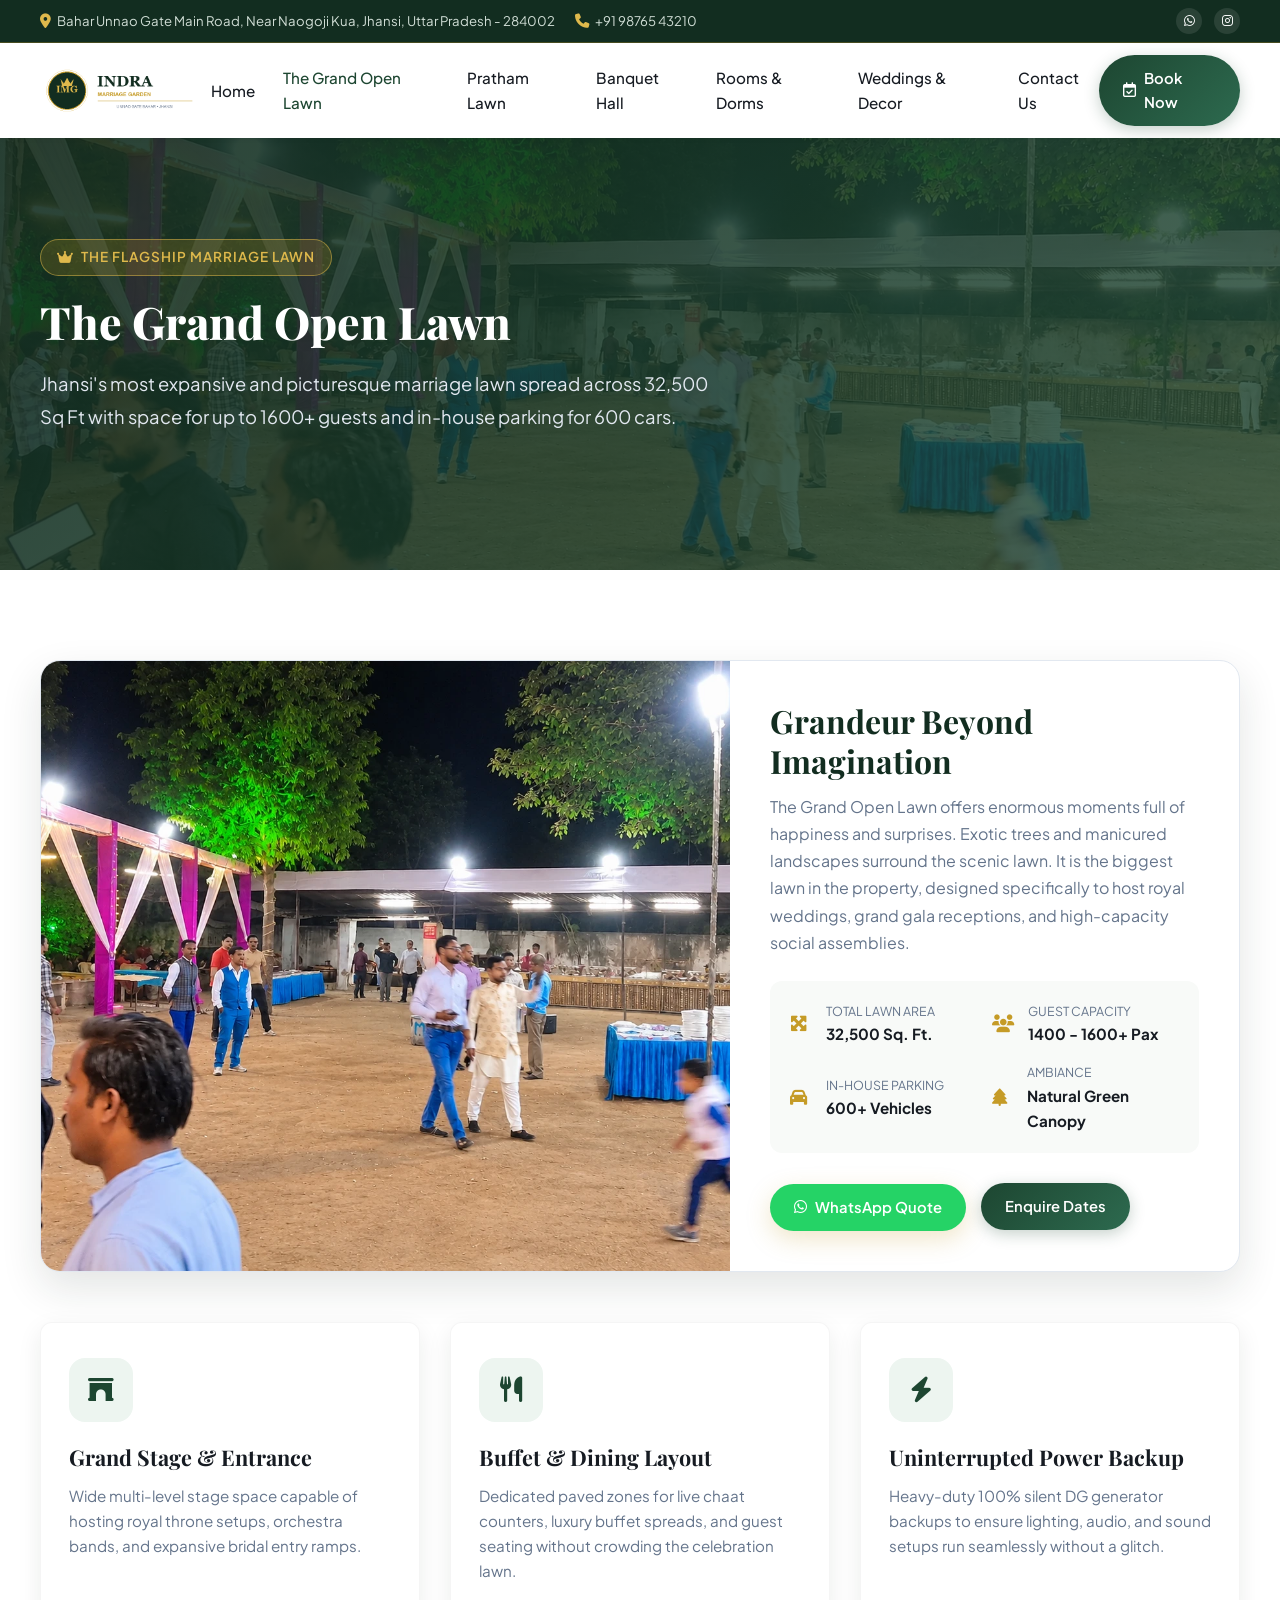
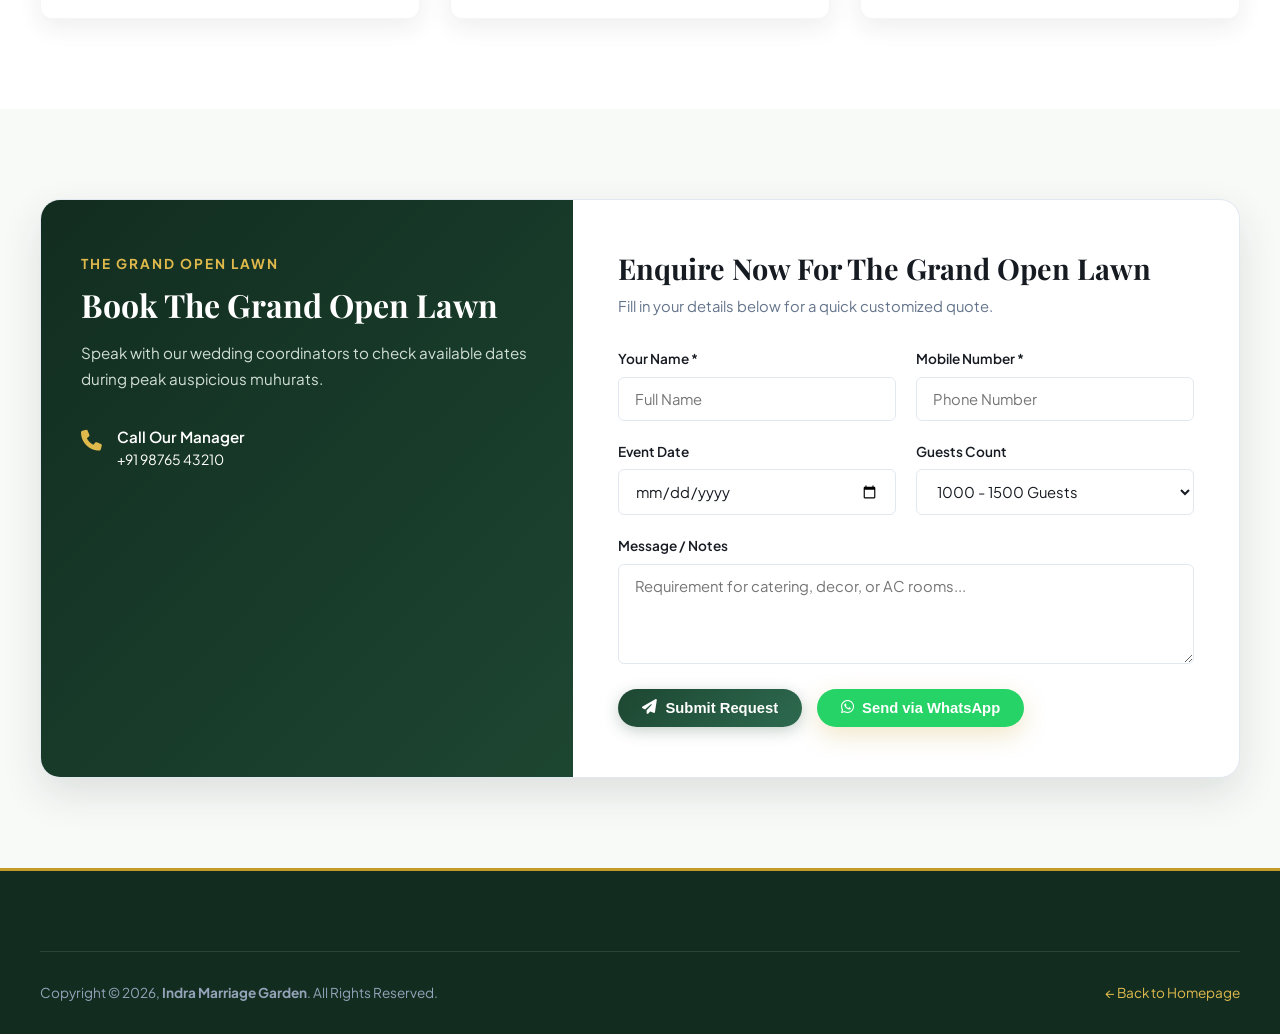
<file: atharvv-lawn.html>
<!DOCTYPE html>
<html lang="en">
<head>
  <meta charset="UTF-8">
  <meta name="viewport" content="width=device-width, initial-scale=1.0">
  <title>The Grand Open Lawn - Indra Marriage Garden | Largest Marriage Lawn in Jhansi</title>
  <meta name="description" content="The Grand Open Lawn at Indra Marriage Garden Jhansi spans 32,500 Sq Ft with 1400-1600 Pax capacity and 600 car parking. Perfect for royal weddings and gala receptions.">
  <link rel="icon" type="image/png" href="assets/images/logo.png">
  <link rel="stylesheet" href="https://cdnjs.cloudflare.com/ajax/libs/font-awesome/6.4.2/css/all.min.css">
  <link rel="stylesheet" href="assets/css/style.css">
</head>
<body>

  <!-- Top Bar -->
  <aside class="top-bar">
    <div class="container">
      <div class="top-bar-inner">
        <div class="top-bar-left">
          <div class="top-bar-item"><i class="fa-solid fa-location-dot"></i><span>Bahar Unnao Gate Main Road, Near Naogoji Kua, Jhansi, Uttar Pradesh - 284002</span></div>
          <div class="top-bar-item"><i class="fa-solid fa-phone"></i><a href="tel:+919876543210">+91 98765 43210</a></div>
        </div>
        <div class="top-bar-right">
          <div class="social-links">
            <a href="https://wa.me/919876543210" target="_blank"><i class="fa-brands fa-whatsapp"></i></a>
            <a href="https://instagram.com/indra_marriage_garden" target="_blank"><i class="fa-brands fa-instagram"></i></a>
          </div>
        </div>
      </div>
    </div>
  </aside>

  <!-- Navbar -->
  <header class="main-header">
    <div class="container">
      <nav class="navbar">
        <a href="index.html" class="brand-logo"><img src="assets/images/logo.png" alt="Indra Marriage Garden"></a>
        <ul class="nav-menu">
          <li class="nav-item"><a href="index.html" class="nav-link">Home</a></li>
          <li class="nav-item"><a href="atharvv-lawn.html" class="nav-link active">The Grand Open Lawn</a></li>
          <li class="nav-item"><a href="pratham-lawn.html" class="nav-link">Pratham Lawn</a></li>
          <li class="nav-item"><a href="banquet-hall.html" class="nav-link">Banquet Hall</a></li>
          <li class="nav-item"><a href="rooms.html" class="nav-link">Rooms & Dorms</a></li>
          <li class="nav-item"><a href="weddings.html" class="nav-link">Weddings & Decor</a></li>
          <li class="nav-item"><a href="contact.html" class="nav-link">Contact Us</a></li>
        </ul>
        <div class="header-actions">
          <a href="#inquiry" class="btn btn-primary"><i class="fa-regular fa-calendar-check"></i> Book Now</a>
          <button class="mobile-nav-toggle"><i class="fa-solid fa-bars"></i></button>
        </div>
      </nav>
    </div>
  </header>

  <!-- Subpage Hero Banner -->
  <section class="hero-section" style="min-height: 48vh; background: linear-gradient(135deg, rgba(18, 45, 32, 0.9) 0%, rgba(29, 70, 49, 0.8) 100%), url('assets/images/new-indra-canopy-night.webp') center/cover no-repeat;">
    <div class="container">
      <div class="hero-content">
        <div class="hero-badge"><i class="fa-solid fa-crown"></i> The Flagship Marriage Lawn</div>
        <h1 class="hero-title" style="font-size: 2.8rem;">The Grand Open Lawn</h1>
        <p class="hero-desc">
          Jhansi's most expansive and picturesque marriage lawn spread across 32,500 Sq Ft with space for up to 1600+ guests and in-house parking for 600 cars.
        </p>
      </div>
    </div>
  </section>

  <!-- Detailed Specs & Overview -->
  <section class="section">
    <div class="container">
      <div class="venue-card-large" style="margin-bottom: 50px;">
        <div class="venue-image-wrap">
          <img src="assets/images/new-indra-canopy-night.webp" alt="The Grand Open Lawn View">
        </div>
        <div class="venue-details-wrap">
          <h2 class="venue-name">Grandeur Beyond Imagination</h2>
          <p class="venue-lead">
            The Grand Open Lawn offers enormous moments full of happiness and surprises. Exotic trees and manicured landscapes surround the scenic lawn. It is the biggest lawn in the property, designed specifically to host royal weddings, grand gala receptions, and high-capacity social assemblies.
          </p>
          <div class="venue-spec-grid">
            <div class="venue-spec-item">
              <i class="fa-solid fa-maximize"></i>
              <div>
                <div class="venue-spec-label">Total Lawn Area</div>
                <div class="venue-spec-val">32,500 Sq. Ft.</div>
              </div>
            </div>
            <div class="venue-spec-item">
              <i class="fa-solid fa-users"></i>
              <div>
                <div class="venue-spec-label">Guest Capacity</div>
                <div class="venue-spec-val">1400 - 1600+ Pax</div>
              </div>
            </div>
            <div class="venue-spec-item">
              <i class="fa-solid fa-car"></i>
              <div>
                <div class="venue-spec-label">In-House Parking</div>
                <div class="venue-spec-val">600+ Vehicles</div>
              </div>
            </div>
            <div class="venue-spec-item">
              <i class="fa-solid fa-tree"></i>
              <div>
                <div class="venue-spec-label">Ambiance</div>
                <div class="venue-spec-val">Natural Green Canopy</div>
              </div>
            </div>
          </div>
          <div>
            <a href="https://wa.me/919876543210?text=Hi%20Indra%20Greens,%20I%20want%20to%20enquire%20about%20Atharvv%20Lawn%20booking" class="btn btn-gold" target="_blank" style="margin-right: 12px; background:#25d366; color:#fff;">
              <i class="fa-brands fa-whatsapp"></i> WhatsApp Quote
            </a>
            <a href="#inquiry" class="btn btn-primary">Enquire Dates</a>
          </div>
        </div>
      </div>

      <!-- Key Features List -->
      <div class="features-grid">
        <div class="feature-card">
          <div class="feature-icon-wrapper"><i class="fa-solid fa-archway"></i></div>
          <h3 class="feature-title">Grand Stage & Entrance</h3>
          <p class="feature-text">Wide multi-level stage space capable of hosting royal throne setups, orchestra bands, and expansive bridal entry ramps.</p>
        </div>
        <div class="feature-card">
          <div class="feature-icon-wrapper"><i class="fa-solid fa-utensils"></i></div>
          <h3 class="feature-title">Buffet & Dining Layout</h3>
          <p class="feature-text">Dedicated paved zones for live chaat counters, luxury buffet spreads, and guest seating without crowding the celebration lawn.</p>
        </div>
        <div class="feature-card">
          <div class="feature-icon-wrapper"><i class="fa-solid fa-bolt"></i></div>
          <h3 class="feature-title">Uninterrupted Power Backup</h3>
          <p class="feature-text">Heavy-duty 100% silent DG generator backups to ensure lighting, audio, and sound setups run seamlessly without a glitch.</p>
        </div>
      </div>
    </div>
  </section>

  <!-- Quick Inquiry Form -->
  <section class="section section-bg-gray" id="inquiry">
    <div class="container">
      <div class="inquiry-wrapper">
        <div class="inquiry-sidebar">
          <div>
            <span class="section-subtitle" style="color: var(--gold-light);">The Grand Open Lawn</span>
            <h3>Book The Grand Open Lawn</h3>
            <p>Speak with our wedding coordinators to check available dates during peak auspicious muhurats.</p>
            <div class="inquiry-contact-list">
              <div class="inquiry-contact-item">
                <i class="fa-solid fa-phone"></i>
                <div>
                  <h5>Call Our Manager</h5>
                  <p><a href="tel:+919876543210" style="color:#fff;">+91 98765 43210</a></p>
                </div>
              </div>
            </div>
          </div>
        </div>
        <div class="inquiry-form-box">
          <h3>Enquire Now For The Grand Open Lawn</h3>
          <p class="subtext">Fill in your details below for a quick customized quote.</p>
          <form id="bookingInquiryForm">
            <div class="form-grid">
              <div class="form-group">
                <label>Your Name *</label>
                <input type="text" id="inqName" class="form-control" required placeholder="Full Name">
              </div>
              <div class="form-group">
                <label>Mobile Number *</label>
                <input type="tel" id="inqPhone" class="form-control" required placeholder="Phone Number">
              </div>
              <div class="form-group">
                <label>Event Date</label>
                <input type="date" id="inqDate" class="form-control">
              </div>
              <div class="form-group">
                <label>Guests Count</label>
                <select id="inqGuests" class="form-control">
                  <option>1000 - 1500 Guests</option>
                  <option>1500 - 2000+ Guests</option>
                  <option>600 - 1000 Guests</option>
                </select>
              </div>
              <input type="hidden" id="inqVenue" value="The Grand Open Lawn (32,500 Sq Ft)">
              <div class="form-group full-width">
                <label>Message / Notes</label>
                <textarea id="inqMessage" class="form-control" placeholder="Requirement for catering, decor, or AC rooms..."></textarea>
              </div>
            </div>
            <div class="form-submit-row">
              <button type="submit" class="btn btn-primary"><i class="fa-solid fa-paper-plane"></i> Submit Request</button>
              <button type="button" id="sendWhatsAppInquiry" class="btn btn-gold" style="background:#25d366; color:#fff;"><i class="fa-brands fa-whatsapp"></i> Send via WhatsApp</button>
            </div>
          </form>
        </div>
      </div>
    </div>
  </section>

  <!-- Footer -->
  <footer class="main-footer">
    <div class="container">
      <div class="footer-bottom">
        <div>Copyright © 2026, <strong>Indra Marriage Garden</strong>. All Rights Reserved.</div>
        <div><a href="index.html" style="color:var(--gold-light);">← Back to Homepage</a></div>
      </div>
    </div>
  </footer>

  <script src="assets/js/main.js"></script>
</body>
</html>
</file>
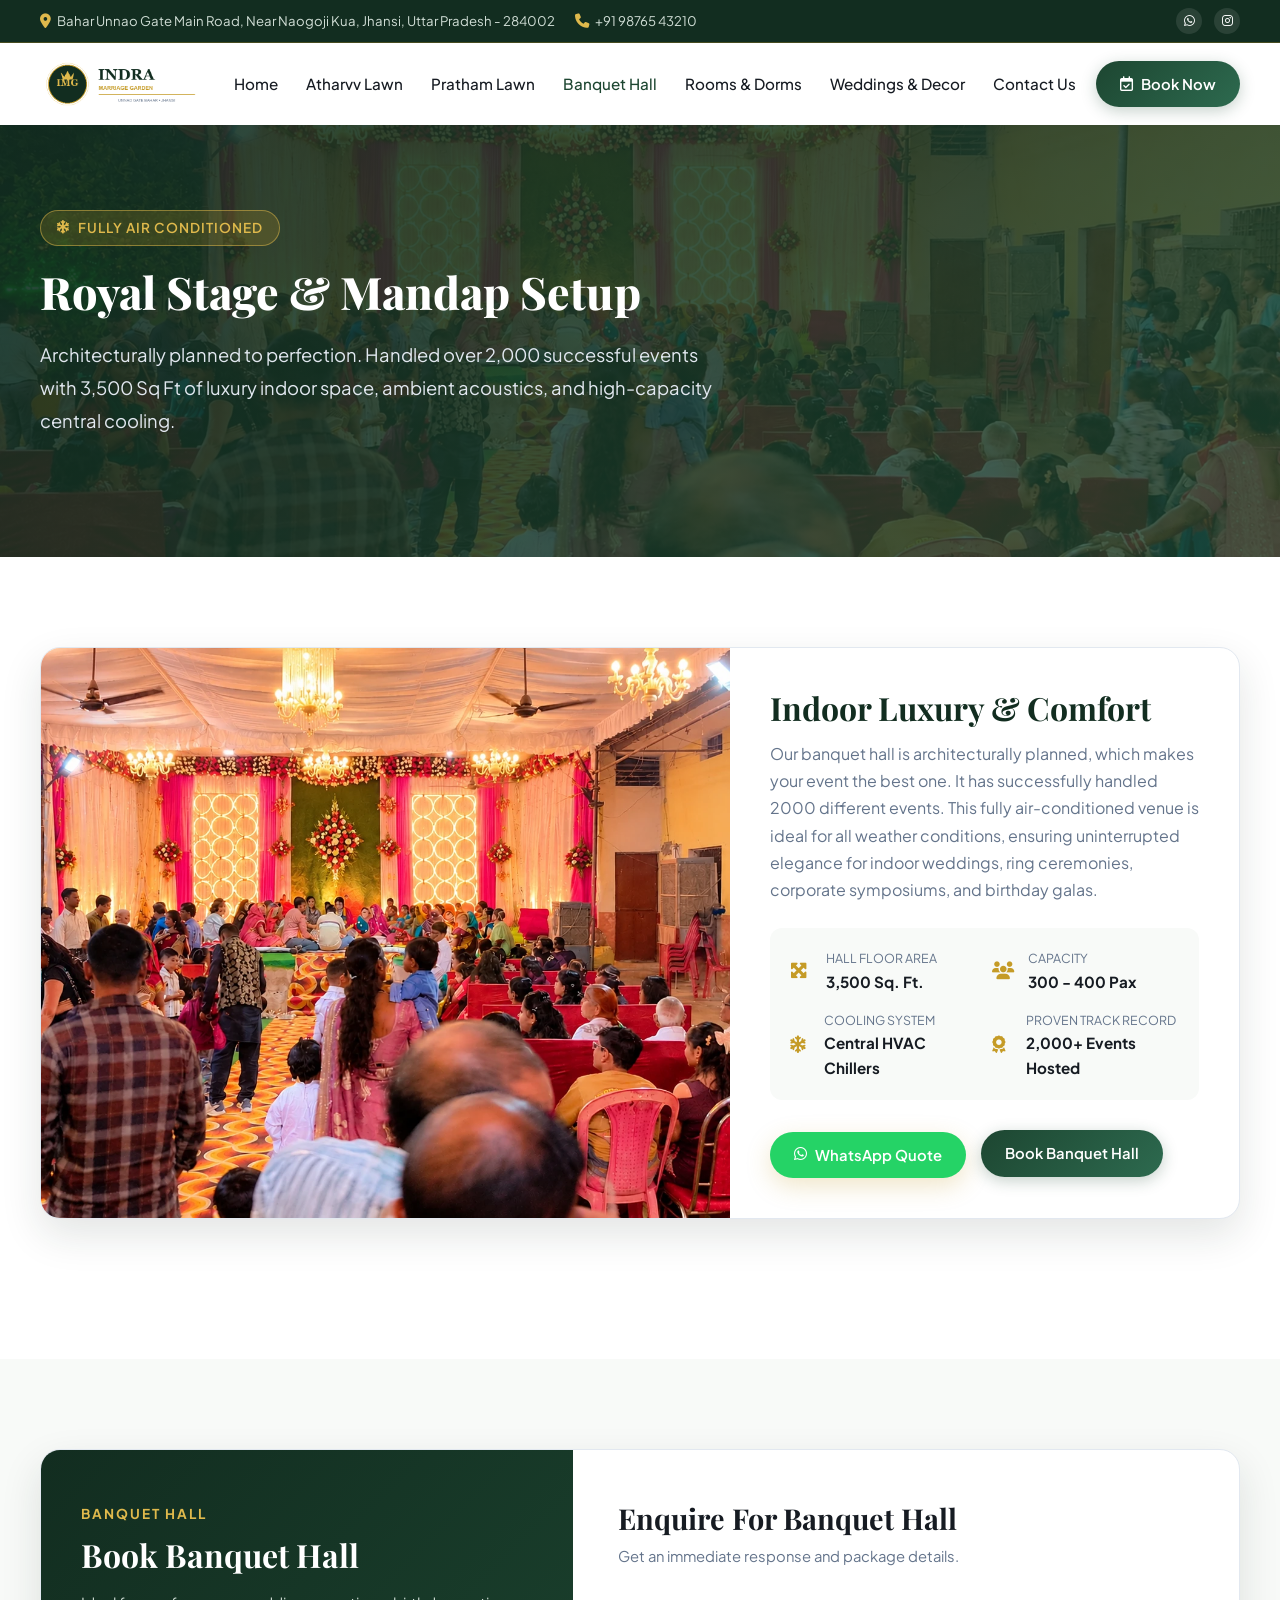
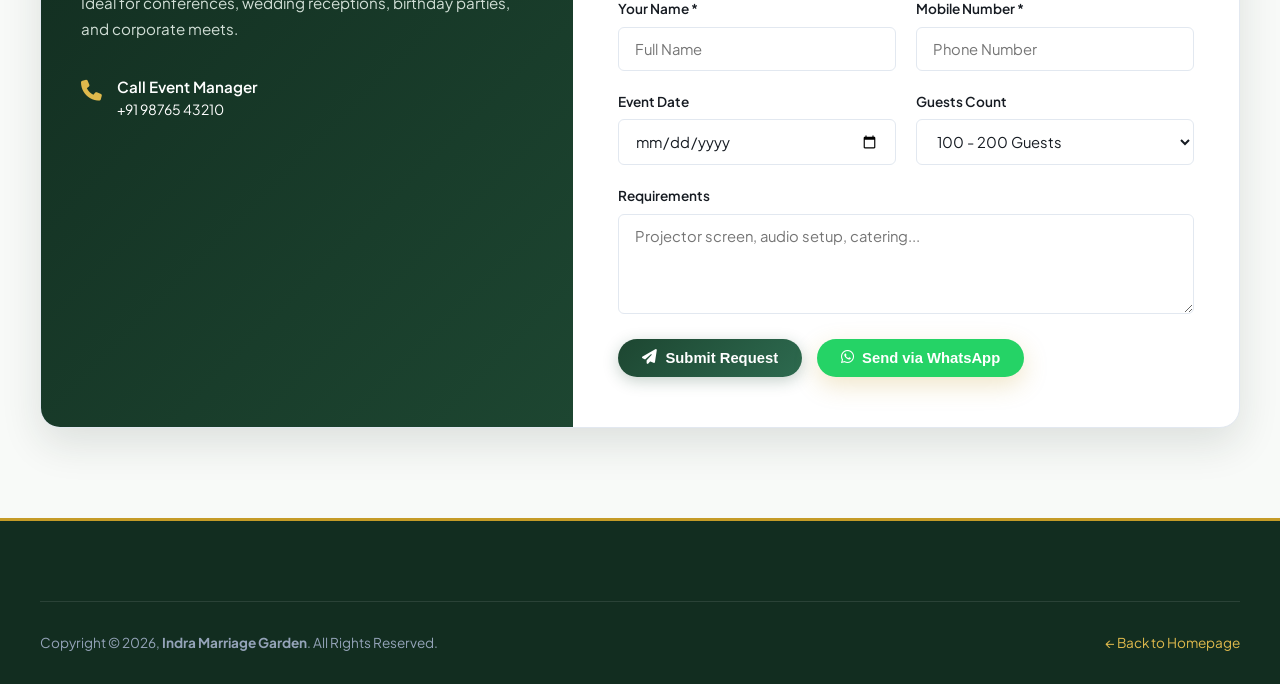
<file: banquet-hall.html>
<!DOCTYPE html>
<html lang="en">
<head>
  <meta charset="UTF-8">
  <meta name="viewport" content="width=device-width, initial-scale=1.0">
  <title>Banquet Hall Jhansi - Indra Marriage Garden | AC Banquet Hall Jhansi</title>
  <meta name="description" content="Royal Stage & Mandap Setup at Indra Marriage Garden Jhansi. Spread across 3,500 Sq Ft with 300-400 Pax capacity, 100% Central AC, and 2000+ successful events.">
  <link rel="icon" type="image/png" href="assets/images/logo.png">
  <link rel="stylesheet" href="https://cdnjs.cloudflare.com/ajax/libs/font-awesome/6.4.2/css/all.min.css">
  <link rel="stylesheet" href="assets/css/style.css">
</head>
<body>

  <!-- Top Bar -->
  <aside class="top-bar">
    <div class="container">
      <div class="top-bar-inner">
        <div class="top-bar-left">
          <div class="top-bar-item"><i class="fa-solid fa-location-dot"></i><span>Bahar Unnao Gate Main Road, Near Naogoji Kua, Jhansi, Uttar Pradesh - 284002</span></div>
          <div class="top-bar-item"><i class="fa-solid fa-phone"></i><a href="tel:+919876543210">+91 98765 43210</a></div>
        </div>
        <div class="top-bar-right">
          <div class="social-links">
            <a href="https://wa.me/919876543210" target="_blank"><i class="fa-brands fa-whatsapp"></i></a>
            <a href="https://instagram.com/indra_marriage_garden" target="_blank"><i class="fa-brands fa-instagram"></i></a>
          </div>
        </div>
      </div>
    </div>
  </aside>

  <!-- Navbar -->
  <header class="main-header">
    <div class="container">
      <nav class="navbar">
        <a href="index.html" class="brand-logo"><img src="assets/images/logo.png" alt="Indra Marriage Garden"></a>
        <ul class="nav-menu">
          <li class="nav-item"><a href="index.html" class="nav-link">Home</a></li>
          <li class="nav-item"><a href="atharvv-lawn.html" class="nav-link">Atharvv Lawn</a></li>
          <li class="nav-item"><a href="pratham-lawn.html" class="nav-link">Pratham Lawn</a></li>
          <li class="nav-item"><a href="banquet-hall.html" class="nav-link active">Banquet Hall</a></li>
          <li class="nav-item"><a href="rooms.html" class="nav-link">Rooms & Dorms</a></li>
          <li class="nav-item"><a href="weddings.html" class="nav-link">Weddings & Decor</a></li>
          <li class="nav-item"><a href="contact.html" class="nav-link">Contact Us</a></li>
        </ul>
        <div class="header-actions">
          <a href="#inquiry" class="btn btn-primary"><i class="fa-regular fa-calendar-check"></i> Book Now</a>
          <button class="mobile-nav-toggle"><i class="fa-solid fa-bars"></i></button>
        </div>
      </nav>
    </div>
  </header>

  <!-- Banner -->
  <section class="hero-section" style="min-height: 48vh; background: linear-gradient(135deg, rgba(18, 45, 32, 0.9) 0%, rgba(29, 70, 49, 0.8) 100%), url('assets/images/new-indra-stage.webp') center/cover no-repeat;">
    <div class="container">
      <div class="hero-content">
        <div class="hero-badge"><i class="fa-solid fa-snowflake"></i> Fully Air Conditioned</div>
        <h1 class="hero-title" style="font-size: 2.8rem;">Royal Stage & Mandap Setup</h1>
        <p class="hero-desc">
          Architecturally planned to perfection. Handled over 2,000 successful events with 3,500 Sq Ft of luxury indoor space, ambient acoustics, and high-capacity central cooling.
        </p>
      </div>
    </div>
  </section>

  <!-- Details -->
  <section class="section">
    <div class="container">
      <div class="venue-card-large" style="margin-bottom: 50px;">
        <div class="venue-image-wrap">
          <img src="assets/images/new-indra-stage.webp" alt="Banquet Hall Interior">
        </div>
        <div class="venue-details-wrap">
          <h2 class="venue-name">Indoor Luxury & Comfort</h2>
          <p class="venue-lead">
            Our banquet hall is architecturally planned, which makes your event the best one. It has successfully handled 2000 different events. This fully air-conditioned venue is ideal for all weather conditions, ensuring uninterrupted elegance for indoor weddings, ring ceremonies, corporate symposiums, and birthday galas.
          </p>
          <div class="venue-spec-grid">
            <div class="venue-spec-item">
              <i class="fa-solid fa-maximize"></i>
              <div>
                <div class="venue-spec-label">Hall Floor Area</div>
                <div class="venue-spec-val">3,500 Sq. Ft.</div>
              </div>
            </div>
            <div class="venue-spec-item">
              <i class="fa-solid fa-users"></i>
              <div>
                <div class="venue-spec-label">Capacity</div>
                <div class="venue-spec-val">300 - 400 Pax</div>
              </div>
            </div>
            <div class="venue-spec-item">
              <i class="fa-solid fa-snowflake"></i>
              <div>
                <div class="venue-spec-label">Cooling System</div>
                <div class="venue-spec-val">Central HVAC Chillers</div>
              </div>
            </div>
            <div class="venue-spec-item">
              <i class="fa-solid fa-award"></i>
              <div>
                <div class="venue-spec-label">Proven Track Record</div>
                <div class="venue-spec-val">2,000+ Events Hosted</div>
              </div>
            </div>
          </div>
          <div>
            <a href="https://wa.me/919876543210?text=Hi%20Indra%20Greens,%20I%20want%20to%20enquire%20about%20Banquet%20Hall%20booking" class="btn btn-gold" target="_blank" style="margin-right: 12px; background:#25d366; color:#fff;">
              <i class="fa-brands fa-whatsapp"></i> WhatsApp Quote
            </a>
            <a href="#inquiry" class="btn btn-primary">Book Banquet Hall</a>
          </div>
        </div>
      </div>
    </div>
  </section>

  <!-- Quick Inquiry Form -->
  <section class="section section-bg-gray" id="inquiry">
    <div class="container">
      <div class="inquiry-wrapper">
        <div class="inquiry-sidebar">
          <div>
            <span class="section-subtitle" style="color: var(--gold-light);">Banquet Hall</span>
            <h3>Book Banquet Hall</h3>
            <p>Ideal for conferences, wedding receptions, birthday parties, and corporate meets.</p>
            <div class="inquiry-contact-list">
              <div class="inquiry-contact-item">
                <i class="fa-solid fa-phone"></i>
                <div>
                  <h5>Call Event Manager</h5>
                  <p><a href="tel:+919876543210" style="color:#fff;">+91 98765 43210</a></p>
                </div>
              </div>
            </div>
          </div>
        </div>
        <div class="inquiry-form-box">
          <h3>Enquire For Banquet Hall</h3>
          <p class="subtext">Get an immediate response and package details.</p>
          <form id="bookingInquiryForm">
            <div class="form-grid">
              <div class="form-group">
                <label>Your Name *</label>
                <input type="text" id="inqName" class="form-control" required placeholder="Full Name">
              </div>
              <div class="form-group">
                <label>Mobile Number *</label>
                <input type="tel" id="inqPhone" class="form-control" required placeholder="Phone Number">
              </div>
              <div class="form-group">
                <label>Event Date</label>
                <input type="date" id="inqDate" class="form-control">
              </div>
              <div class="form-group">
                <label>Guests Count</label>
                <select id="inqGuests" class="form-control">
                  <option>100 - 200 Guests</option>
                  <option>200 - 300 Guests</option>
                  <option>300 - 400 Guests</option>
                </select>
              </div>
              <input type="hidden" id="inqVenue" value="Royal Stage & Mandap Setup (3,500 Sq Ft)">
              <div class="form-group full-width">
                <label>Requirements</label>
                <textarea id="inqMessage" class="form-control" placeholder="Projector screen, audio setup, catering..."></textarea>
              </div>
            </div>
            <div class="form-submit-row">
              <button type="submit" class="btn btn-primary"><i class="fa-solid fa-paper-plane"></i> Submit Request</button>
              <button type="button" id="sendWhatsAppInquiry" class="btn btn-gold" style="background:#25d366; color:#fff;"><i class="fa-brands fa-whatsapp"></i> Send via WhatsApp</button>
            </div>
          </form>
        </div>
      </div>
    </div>
  </section>

  <!-- Footer -->
  <footer class="main-footer">
    <div class="container">
      <div class="footer-bottom">
        <div>Copyright © 2026, <strong>Indra Marriage Garden</strong>. All Rights Reserved.</div>
        <div><a href="index.html" style="color:var(--gold-light);">← Back to Homepage</a></div>
      </div>
    </div>
  </footer>

  <script src="assets/js/main.js"></script>
</body>
</html>
</file>
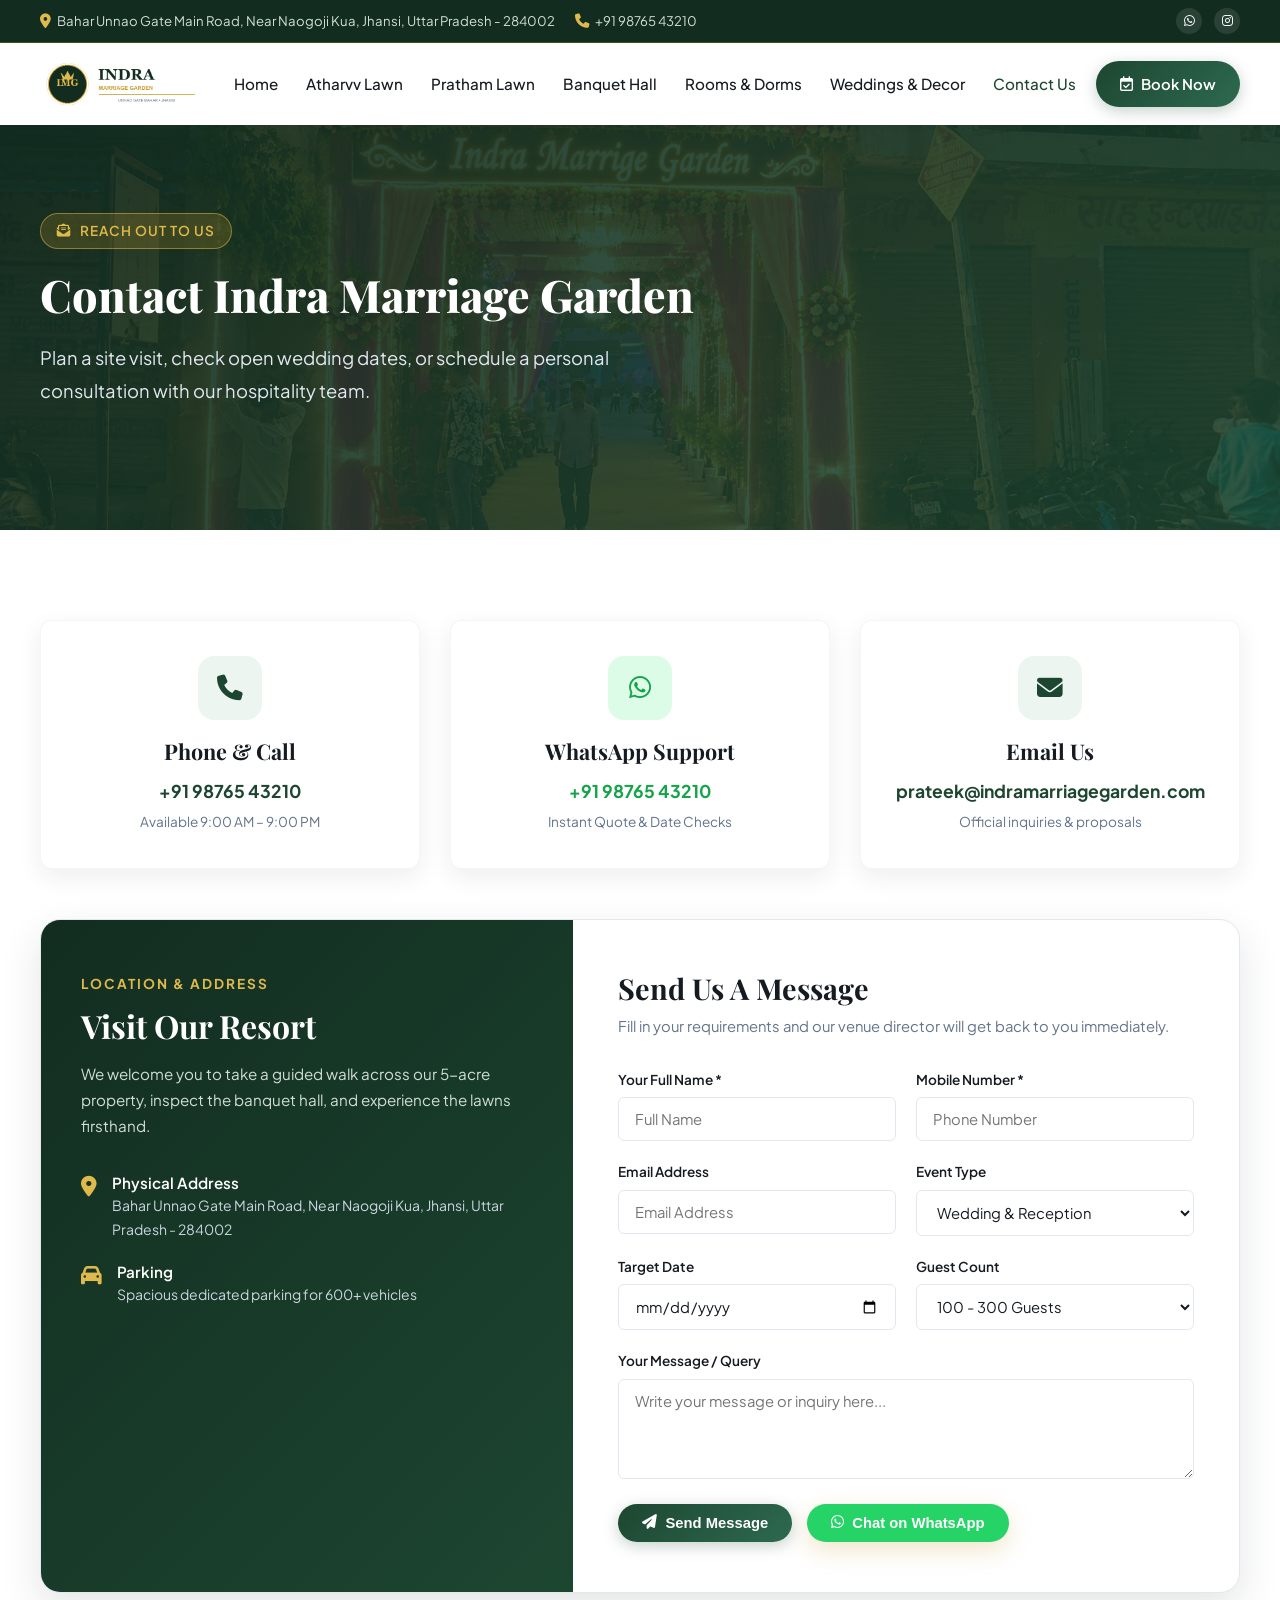
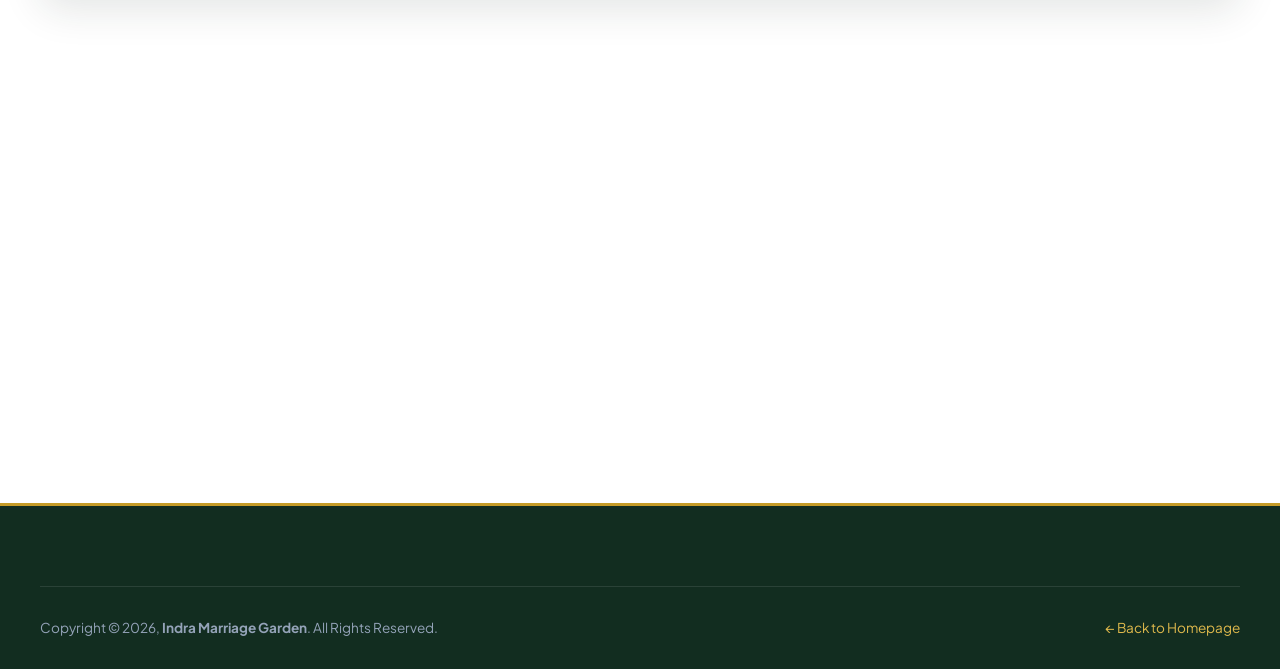
<file: contact.html>
<!DOCTYPE html>
<html lang="en">
<head>
  <meta charset="UTF-8">
  <meta name="viewport" content="width=device-width, initial-scale=1.0">
  <title>Contact Us - Indra Marriage Garden Jhansi | Location & Inquiry</title>
  <meta name="description" content="Contact Indra Marriage Garden Marriage Garden Jhansi. Located on Bahar Unnao Gate, Near Naogoji Kua, Jhansi. Call +91 9876543210 or email prateek@indramarriagegarden.com.">
  <link rel="icon" type="image/png" href="assets/images/logo.png">
  <link rel="stylesheet" href="https://cdnjs.cloudflare.com/ajax/libs/font-awesome/6.4.2/css/all.min.css">
  <link rel="stylesheet" href="assets/css/style.css">
</head>
<body>

  <!-- Top Bar -->
  <aside class="top-bar">
    <div class="container">
      <div class="top-bar-inner">
        <div class="top-bar-left">
          <div class="top-bar-item"><i class="fa-solid fa-location-dot"></i><span>Bahar Unnao Gate Main Road, Near Naogoji Kua, Jhansi, Uttar Pradesh - 284002</span></div>
          <div class="top-bar-item"><i class="fa-solid fa-phone"></i><a href="tel:+919876543210">+91 98765 43210</a></div>
        </div>
        <div class="top-bar-right">
          <div class="social-links">
            <a href="https://wa.me/919876543210" target="_blank"><i class="fa-brands fa-whatsapp"></i></a>
            <a href="https://instagram.com/indra_marriage_garden" target="_blank"><i class="fa-brands fa-instagram"></i></a>
          </div>
        </div>
      </div>
    </div>
  </aside>

  <!-- Navbar -->
  <header class="main-header">
    <div class="container">
      <nav class="navbar">
        <a href="index.html" class="brand-logo"><img src="assets/images/logo.png" alt="Indra Marriage Garden"></a>
        <ul class="nav-menu">
          <li class="nav-item"><a href="index.html" class="nav-link">Home</a></li>
          <li class="nav-item"><a href="atharvv-lawn.html" class="nav-link">Atharvv Lawn</a></li>
          <li class="nav-item"><a href="pratham-lawn.html" class="nav-link">Pratham Lawn</a></li>
          <li class="nav-item"><a href="banquet-hall.html" class="nav-link">Banquet Hall</a></li>
          <li class="nav-item"><a href="rooms.html" class="nav-link">Rooms & Dorms</a></li>
          <li class="nav-item"><a href="weddings.html" class="nav-link">Weddings & Decor</a></li>
          <li class="nav-item"><a href="contact.html" class="nav-link active">Contact Us</a></li>
        </ul>
        <div class="header-actions">
          <a href="#inquiry" class="btn btn-primary"><i class="fa-regular fa-calendar-check"></i> Book Now</a>
          <button class="mobile-nav-toggle"><i class="fa-solid fa-bars"></i></button>
        </div>
      </nav>
    </div>
  </header>

  <!-- Banner -->
  <section class="hero-section" style="min-height: 45vh; background: linear-gradient(135deg, rgba(18, 45, 32, 0.92) 0%, rgba(29, 70, 49, 0.85) 100%), url('assets/images/new-indra-entrance.webp') center/cover no-repeat;">
    <div class="container">
      <div class="hero-content">
        <div class="hero-badge"><i class="fa-solid fa-envelope-open-text"></i> Reach Out To Us</div>
        <h1 class="hero-title" style="font-size: 2.8rem;">Contact Indra Marriage Garden</h1>
        <p class="hero-desc">
          Plan a site visit, check open wedding dates, or schedule a personal consultation with our hospitality team.
        </p>
      </div>
    </div>
  </section>

  <!-- Contact Cards Grid -->
  <section class="section">
    <div class="container">
      <div class="features-grid" style="margin-bottom: 50px;">
        <div class="feature-card" style="text-align: center;">
          <div class="feature-icon-wrapper" style="margin: 0 auto 18px;"><i class="fa-solid fa-phone"></i></div>
          <h3 class="feature-title">Phone & Call</h3>
          <p class="feature-text"><a href="tel:+919876543210" style="color:var(--primary); font-weight:700; font-size:1.1rem;">+91 98765 43210</a></p>
          <p style="font-size: 0.85rem; color: var(--gray-text); margin-top: 5px;">Available 9:00 AM – 9:00 PM</p>
        </div>

        <div class="feature-card" style="text-align: center;">
          <div class="feature-icon-wrapper" style="margin: 0 auto 18px; background: #dcfce7; color: #16a34a;"><i class="fa-brands fa-whatsapp"></i></div>
          <h3 class="feature-title">WhatsApp Support</h3>
          <p class="feature-text"><a href="https://wa.me/919876543210" target="_blank" style="color:#16a34a; font-weight:700; font-size:1.1rem;">+91 98765 43210</a></p>
          <p style="font-size: 0.85rem; color: var(--gray-text); margin-top: 5px;">Instant Quote & Date Checks</p>
        </div>

        <div class="feature-card" style="text-align: center;">
          <div class="feature-icon-wrapper" style="margin: 0 auto 18px;"><i class="fa-solid fa-envelope"></i></div>
          <h3 class="feature-title">Email Us</h3>
          <p class="feature-text"><a href="mailto:prateek@indramarriagegarden.com" style="color:var(--primary); font-weight:700; font-size:1.1rem;">prateek@indramarriagegarden.com</a></p>
          <p style="font-size: 0.85rem; color: var(--gray-text); margin-top: 5px;">Official inquiries & proposals</p>
        </div>
      </div>

      <!-- Form & Sidebar Wrapper -->
      <div class="inquiry-wrapper" id="inquiry">
        <div class="inquiry-sidebar">
          <div>
            <span class="section-subtitle" style="color: var(--gold-light);">Location & Address</span>
            <h3>Visit Our Resort</h3>
            <p>We welcome you to take a guided walk across our 5-acre property, inspect the banquet hall, and experience the lawns firsthand.</p>
            <div class="inquiry-contact-list">
              <div class="inquiry-contact-item">
                <i class="fa-solid fa-location-dot"></i>
                <div>
                  <h5>Physical Address</h5>
                  <p>Bahar Unnao Gate Main Road, Near Naogoji Kua, Jhansi, Uttar Pradesh - 284002</p>
                </div>
              </div>
              <div class="inquiry-contact-item">
                <i class="fa-solid fa-car"></i>
                <div>
                  <h5>Parking</h5>
                  <p>Spacious dedicated parking for 600+ vehicles</p>
                </div>
              </div>
            </div>
          </div>
        </div>

        <div class="inquiry-form-box">
          <h3>Send Us A Message</h3>
          <p class="subtext">Fill in your requirements and our venue director will get back to you immediately.</p>
          <form id="bookingInquiryForm">
            <div class="form-grid">
              <div class="form-group">
                <label>Your Full Name *</label>
                <input type="text" id="inqName" class="form-control" required placeholder="Full Name">
              </div>
              <div class="form-group">
                <label>Mobile Number *</label>
                <input type="tel" id="inqPhone" class="form-control" required placeholder="Phone Number">
              </div>
              <div class="form-group">
                <label>Email Address</label>
                <input type="email" id="inqEmail" class="form-control" placeholder="Email Address">
              </div>
              <div class="form-group">
                <label>Event Type</label>
                <select id="inqEventType" class="form-control">
                  <option>Wedding & Reception</option>
                  <option>Haldi / Sangeet Ceremony</option>
                  <option>Corporate Event</option>
                  <option>Birthday / Anniversary</option>
                  <option>Site Visit Request</option>
                </select>
              </div>
              <div class="form-group">
                <label>Target Date</label>
                <input type="date" id="inqDate" class="form-control">
              </div>
              <div class="form-group">
                <label>Guest Count</label>
                <select id="inqGuests" class="form-control">
                  <option>100 - 300 Guests</option>
                  <option>300 - 600 Guests</option>
                  <option>600 - 1200 Guests</option>
                  <option>1200 - 2000+ Guests</option>
                </select>
              </div>
              <div class="form-group full-width">
                <label>Your Message / Query</label>
                <textarea id="inqMessage" class="form-control" placeholder="Write your message or inquiry here..."></textarea>
              </div>
            </div>
            <div class="form-submit-row">
              <button type="submit" class="btn btn-primary"><i class="fa-solid fa-paper-plane"></i> Send Message</button>
              <button type="button" id="sendWhatsAppInquiry" class="btn btn-gold" style="background:#25d366; color:#fff;"><i class="fa-brands fa-whatsapp"></i> Chat on WhatsApp</button>
            </div>
          </form>
        </div>
      </div>
    </div>
  </section>

  <!-- Google Map Section -->
  <section class="map-section">
    <div class="map-container">
      <iframe 
        src="https://maps.google.com/maps?q=Unnao+Gate+Bahar,+Nagoji+Ka+Kua,+Jhansi,+Uttar+Pradesh&t=&z=15&ie=UTF8&iwloc=&output=embed" 
        title="Indra Marriage Garden Location Map"
        loading="lazy" 
        referrerpolicy="no-referrer-when-downgrade">
      </iframe>
    </div>
  </section>

  <!-- Footer -->
  <footer class="main-footer">
    <div class="container">
      <div class="footer-bottom">
        <div>Copyright © 2026, <strong>Indra Marriage Garden</strong>. All Rights Reserved.</div>
        <div><a href="index.html" style="color:var(--gold-light);">← Back to Homepage</a></div>
      </div>
    </div>
  </footer>

  <script src="assets/js/main.js"></script>
</body>
</html>
</file>
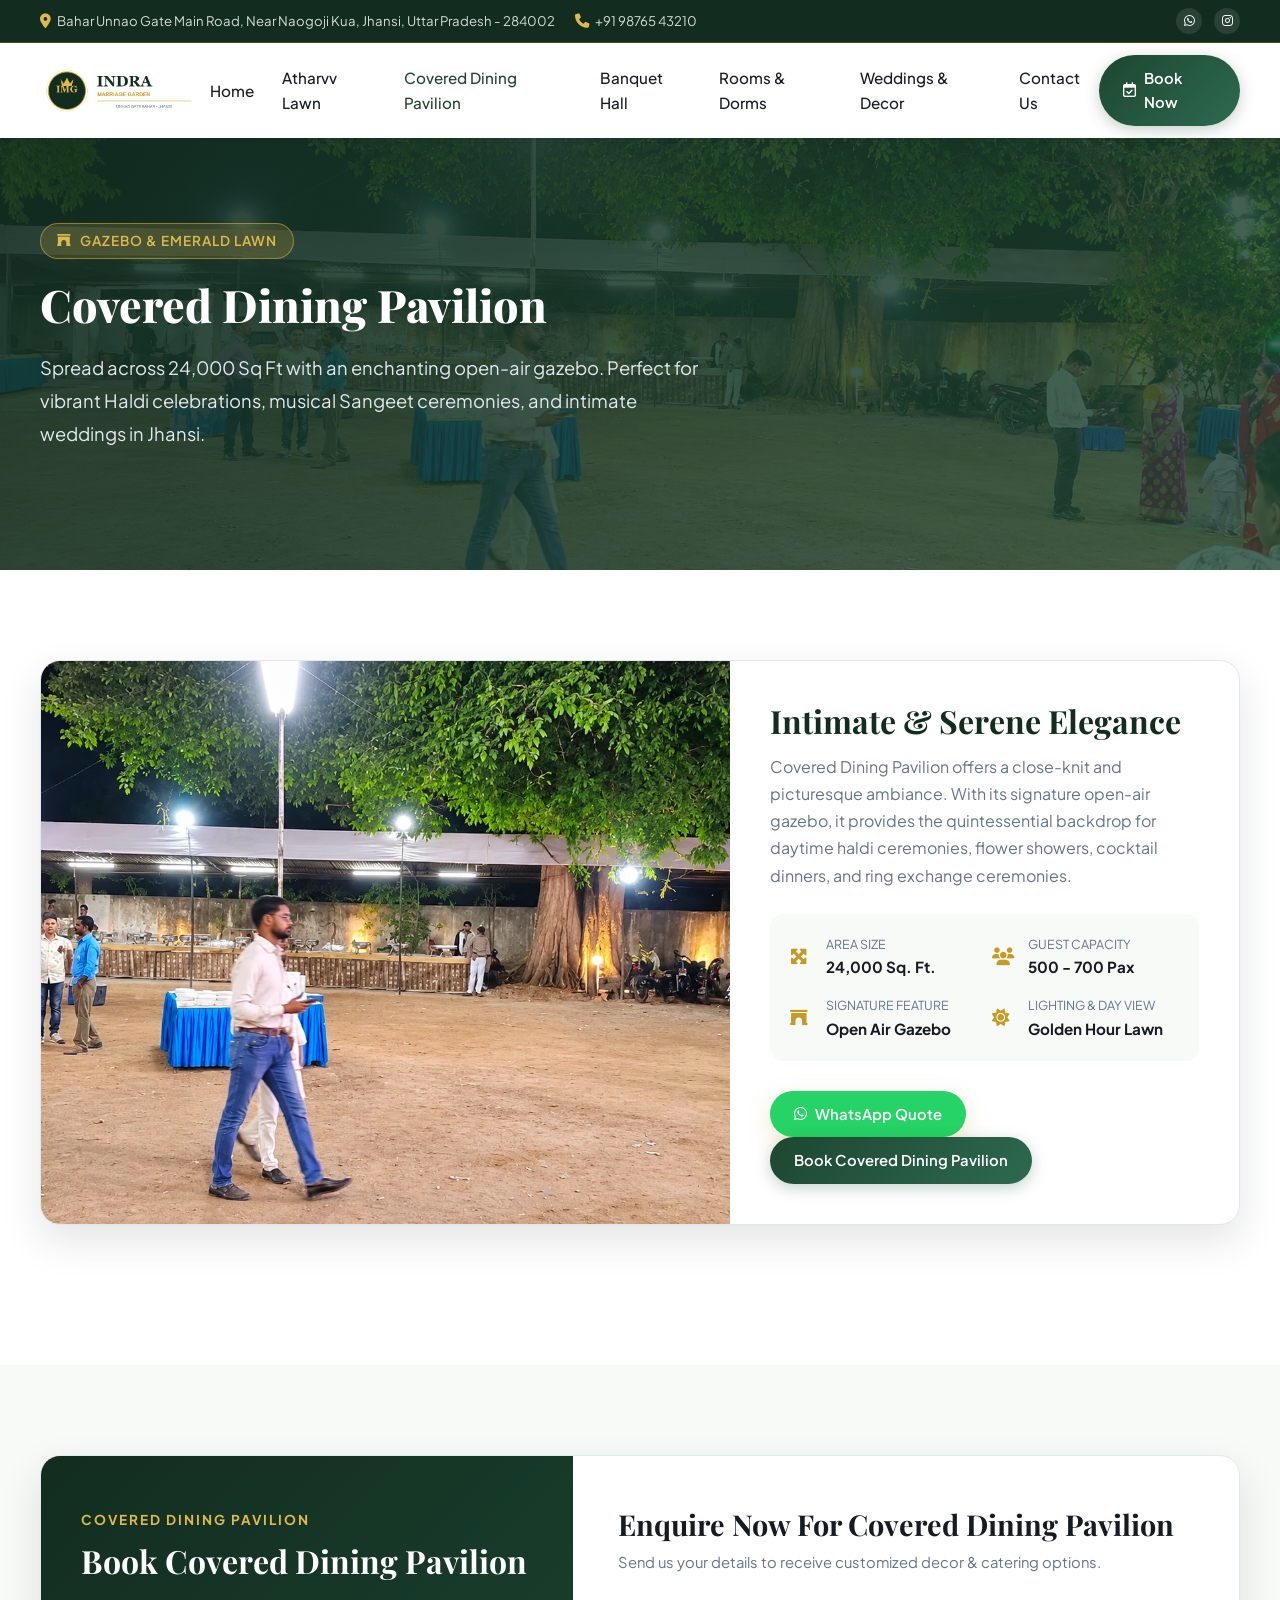
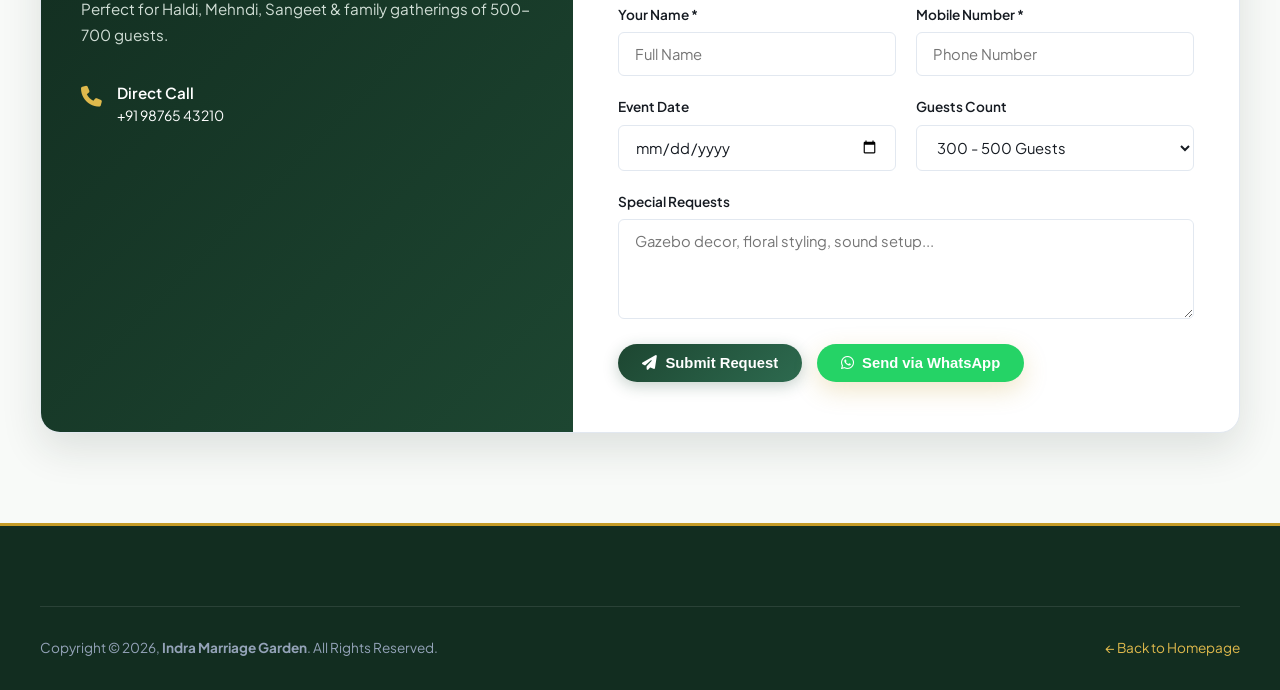
<file: pratham-lawn.html>
<!DOCTYPE html>
<html lang="en">
<head>
  <meta charset="UTF-8">
  <meta name="viewport" content="width=device-width, initial-scale=1.0">
  <title>Covered Dining Pavilion - Indra Marriage Garden | Open Air Gazebo Wedding Venue Jhansi</title>
  <meta name="description" content="Covered Dining Pavilion at Indra Marriage Garden spans 24,000 Sq Ft with open-air gazebo and capacity for 500-700 guests. Ideal for Haldi, Sangeet, and intimate weddings.">
  <link rel="icon" type="image/png" href="assets/images/logo.png">
  <link rel="stylesheet" href="https://cdnjs.cloudflare.com/ajax/libs/font-awesome/6.4.2/css/all.min.css">
  <link rel="stylesheet" href="assets/css/style.css">
</head>
<body>

  <!-- Top Bar -->
  <aside class="top-bar">
    <div class="container">
      <div class="top-bar-inner">
        <div class="top-bar-left">
          <div class="top-bar-item"><i class="fa-solid fa-location-dot"></i><span>Bahar Unnao Gate Main Road, Near Naogoji Kua, Jhansi, Uttar Pradesh - 284002</span></div>
          <div class="top-bar-item"><i class="fa-solid fa-phone"></i><a href="tel:+919876543210">+91 98765 43210</a></div>
        </div>
        <div class="top-bar-right">
          <div class="social-links">
            <a href="https://wa.me/919876543210" target="_blank"><i class="fa-brands fa-whatsapp"></i></a>
            <a href="https://instagram.com/indra_marriage_garden" target="_blank"><i class="fa-brands fa-instagram"></i></a>
          </div>
        </div>
      </div>
    </div>
  </aside>

  <!-- Navbar -->
  <header class="main-header">
    <div class="container">
      <nav class="navbar">
        <a href="index.html" class="brand-logo"><img src="assets/images/logo.png" alt="Indra Marriage Garden"></a>
        <ul class="nav-menu">
          <li class="nav-item"><a href="index.html" class="nav-link">Home</a></li>
          <li class="nav-item"><a href="atharvv-lawn.html" class="nav-link">Atharvv Lawn</a></li>
          <li class="nav-item"><a href="pratham-lawn.html" class="nav-link active">Covered Dining Pavilion</a></li>
          <li class="nav-item"><a href="banquet-hall.html" class="nav-link">Banquet Hall</a></li>
          <li class="nav-item"><a href="rooms.html" class="nav-link">Rooms & Dorms</a></li>
          <li class="nav-item"><a href="weddings.html" class="nav-link">Weddings & Decor</a></li>
          <li class="nav-item"><a href="contact.html" class="nav-link">Contact Us</a></li>
        </ul>
        <div class="header-actions">
          <a href="#inquiry" class="btn btn-primary"><i class="fa-regular fa-calendar-check"></i> Book Now</a>
          <button class="mobile-nav-toggle"><i class="fa-solid fa-bars"></i></button>
        </div>
      </nav>
    </div>
  </header>

  <!-- Banner -->
  <section class="hero-section" style="min-height: 48vh; background: linear-gradient(135deg, rgba(18, 45, 32, 0.9) 0%, rgba(29, 70, 49, 0.8) 100%), url('assets/images/new-indra-buffet-dining.webp') center/cover no-repeat;">
    <div class="container">
      <div class="hero-content">
        <div class="hero-badge"><i class="fa-solid fa-archway"></i> Gazebo & Emerald Lawn</div>
        <h1 class="hero-title" style="font-size: 2.8rem;">Covered Dining Pavilion</h1>
        <p class="hero-desc">
          Spread across 24,000 Sq Ft with an enchanting open-air gazebo. Perfect for vibrant Haldi celebrations, musical Sangeet ceremonies, and intimate weddings in Jhansi.
        </p>
      </div>
    </div>
  </section>

  <!-- Content -->
  <section class="section">
    <div class="container">
      <div class="venue-card-large" style="margin-bottom: 50px;">
        <div class="venue-image-wrap">
          <img src="assets/images/new-indra-buffet-dining.webp" alt="Covered Dining Pavilion View">
        </div>
        <div class="venue-details-wrap">
          <h2 class="venue-name">Intimate & Serene Elegance</h2>
          <p class="venue-lead">
            Covered Dining Pavilion offers a close-knit and picturesque ambiance. With its signature open-air gazebo, it provides the quintessential backdrop for daytime haldi ceremonies, flower showers, cocktail dinners, and ring exchange ceremonies.
          </p>
          <div class="venue-spec-grid">
            <div class="venue-spec-item">
              <i class="fa-solid fa-maximize"></i>
              <div>
                <div class="venue-spec-label">Area Size</div>
                <div class="venue-spec-val">24,000 Sq. Ft.</div>
              </div>
            </div>
            <div class="venue-spec-item">
              <i class="fa-solid fa-users"></i>
              <div>
                <div class="venue-spec-label">Guest Capacity</div>
                <div class="venue-spec-val">500 - 700 Pax</div>
              </div>
            </div>
            <div class="venue-spec-item">
              <i class="fa-solid fa-archway"></i>
              <div>
                <div class="venue-spec-label">Signature Feature</div>
                <div class="venue-spec-val">Open Air Gazebo</div>
              </div>
            </div>
            <div class="venue-spec-item">
              <i class="fa-solid fa-sun"></i>
              <div>
                <div class="venue-spec-label">Lighting & Day View</div>
                <div class="venue-spec-val">Golden Hour Lawn</div>
              </div>
            </div>
          </div>
          <div>
            <a href="https://wa.me/919876543210?text=Hi%20Indra%20Greens,%20I%20want%20to%20enquire%20about%20Pratham%20Lawn" class="btn btn-gold" target="_blank" style="margin-right: 12px; background:#25d366; color:#fff;">
              <i class="fa-brands fa-whatsapp"></i> WhatsApp Quote
            </a>
            <a href="#inquiry" class="btn btn-primary">Book Covered Dining Pavilion</a>
          </div>
        </div>
      </div>
    </div>
  </section>

  <!-- Quick Inquiry Form -->
  <section class="section section-bg-gray" id="inquiry">
    <div class="container">
      <div class="inquiry-wrapper">
        <div class="inquiry-sidebar">
          <div>
            <span class="section-subtitle" style="color: var(--gold-light);">Covered Dining Pavilion</span>
            <h3>Book Covered Dining Pavilion</h3>
            <p>Perfect for Haldi, Mehndi, Sangeet & family gatherings of 500-700 guests.</p>
            <div class="inquiry-contact-list">
              <div class="inquiry-contact-item">
                <i class="fa-solid fa-phone"></i>
                <div>
                  <h5>Direct Call</h5>
                  <p><a href="tel:+919876543210" style="color:#fff;">+91 98765 43210</a></p>
                </div>
              </div>
            </div>
          </div>
        </div>
        <div class="inquiry-form-box">
          <h3>Enquire Now For Covered Dining Pavilion</h3>
          <p class="subtext">Send us your details to receive customized decor & catering options.</p>
          <form id="bookingInquiryForm">
            <div class="form-grid">
              <div class="form-group">
                <label>Your Name *</label>
                <input type="text" id="inqName" class="form-control" required placeholder="Full Name">
              </div>
              <div class="form-group">
                <label>Mobile Number *</label>
                <input type="tel" id="inqPhone" class="form-control" required placeholder="Phone Number">
              </div>
              <div class="form-group">
                <label>Event Date</label>
                <input type="date" id="inqDate" class="form-control">
              </div>
              <div class="form-group">
                <label>Guests Count</label>
                <select id="inqGuests" class="form-control">
                  <option>300 - 500 Guests</option>
                  <option>500 - 700 Guests</option>
                </select>
              </div>
              <input type="hidden" id="inqVenue" value="Covered Dining Pavilion (24,000 Sq Ft)">
              <div class="form-group full-width">
                <label>Special Requests</label>
                <textarea id="inqMessage" class="form-control" placeholder="Gazebo decor, floral styling, sound setup..."></textarea>
              </div>
            </div>
            <div class="form-submit-row">
              <button type="submit" class="btn btn-primary"><i class="fa-solid fa-paper-plane"></i> Submit Request</button>
              <button type="button" id="sendWhatsAppInquiry" class="btn btn-gold" style="background:#25d366; color:#fff;"><i class="fa-brands fa-whatsapp"></i> Send via WhatsApp</button>
            </div>
          </form>
        </div>
      </div>
    </div>
  </section>

  <!-- Footer -->
  <footer class="main-footer">
    <div class="container">
      <div class="footer-bottom">
        <div>Copyright © 2026, <strong>Indra Marriage Garden</strong>. All Rights Reserved.</div>
        <div><a href="index.html" style="color:var(--gold-light);">← Back to Homepage</a></div>
      </div>
    </div>
  </footer>

  <script src="assets/js/main.js"></script>
</body>
</html>
</file>
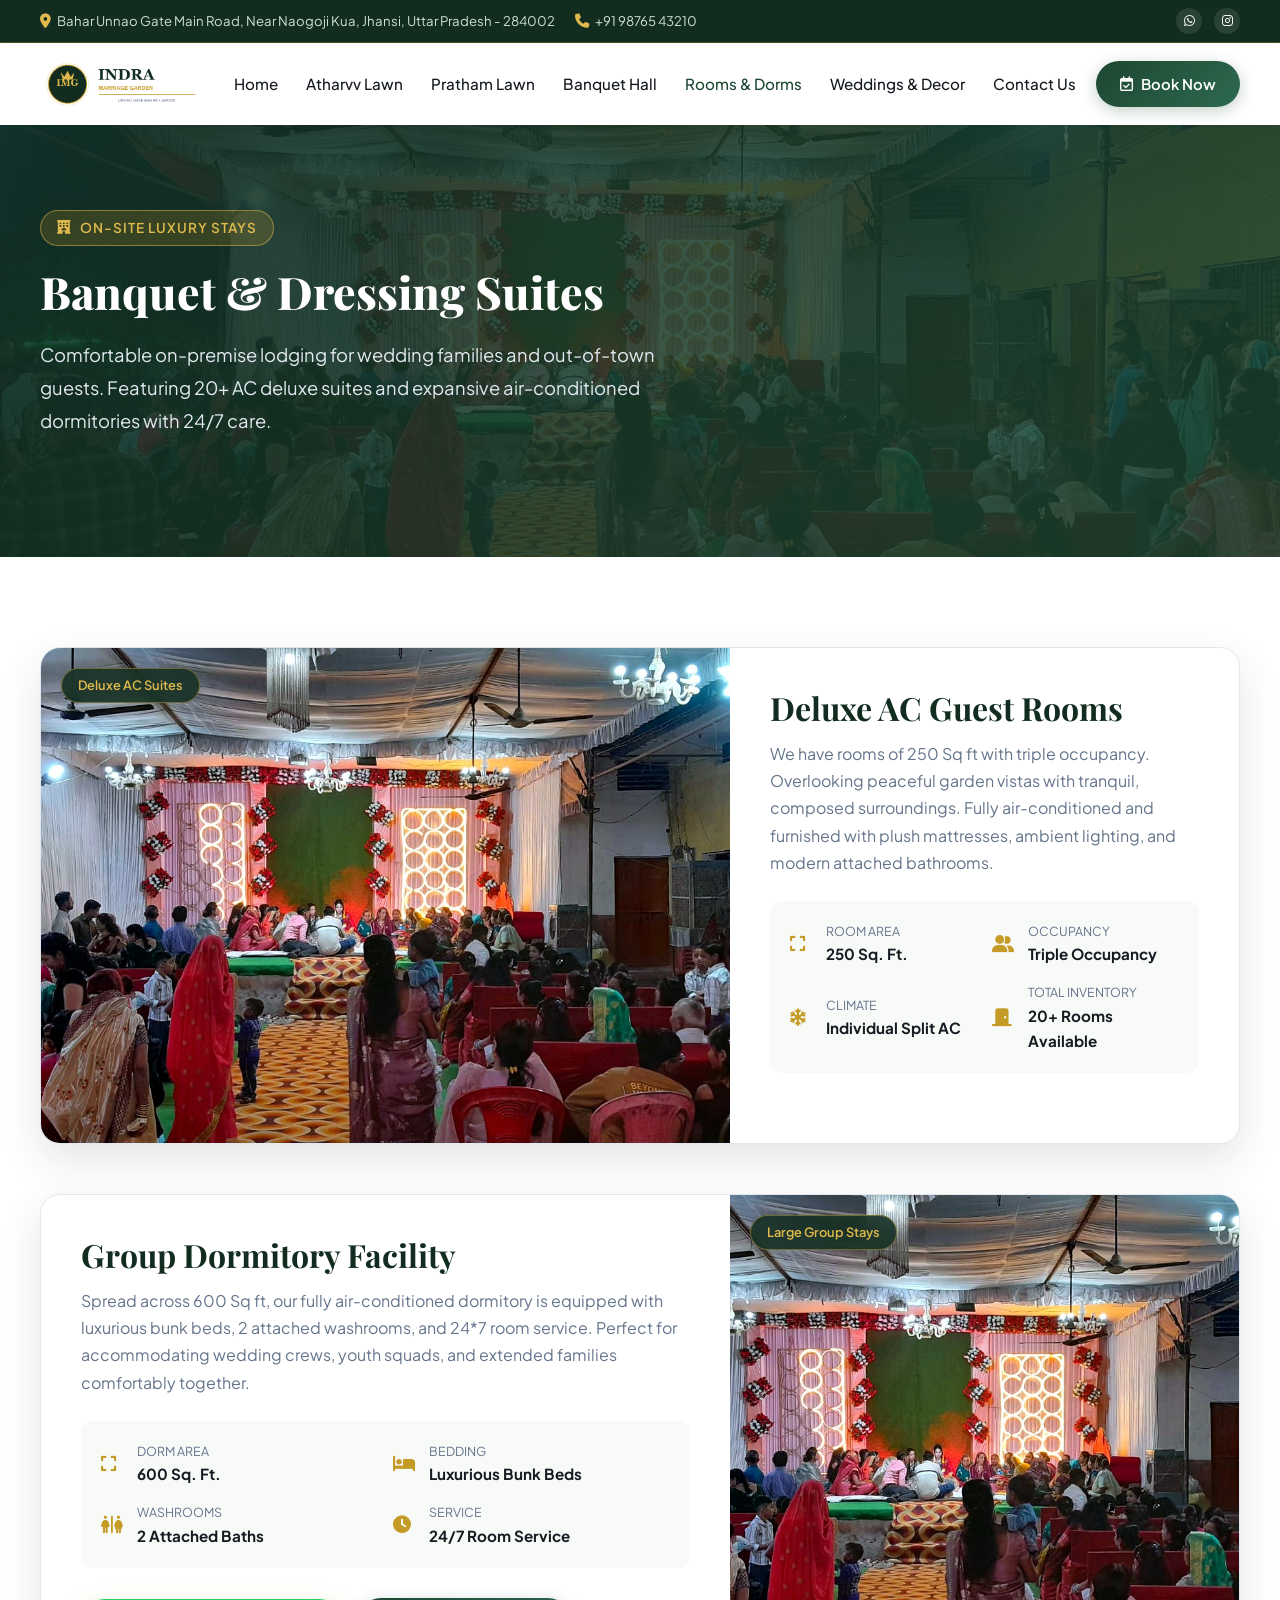
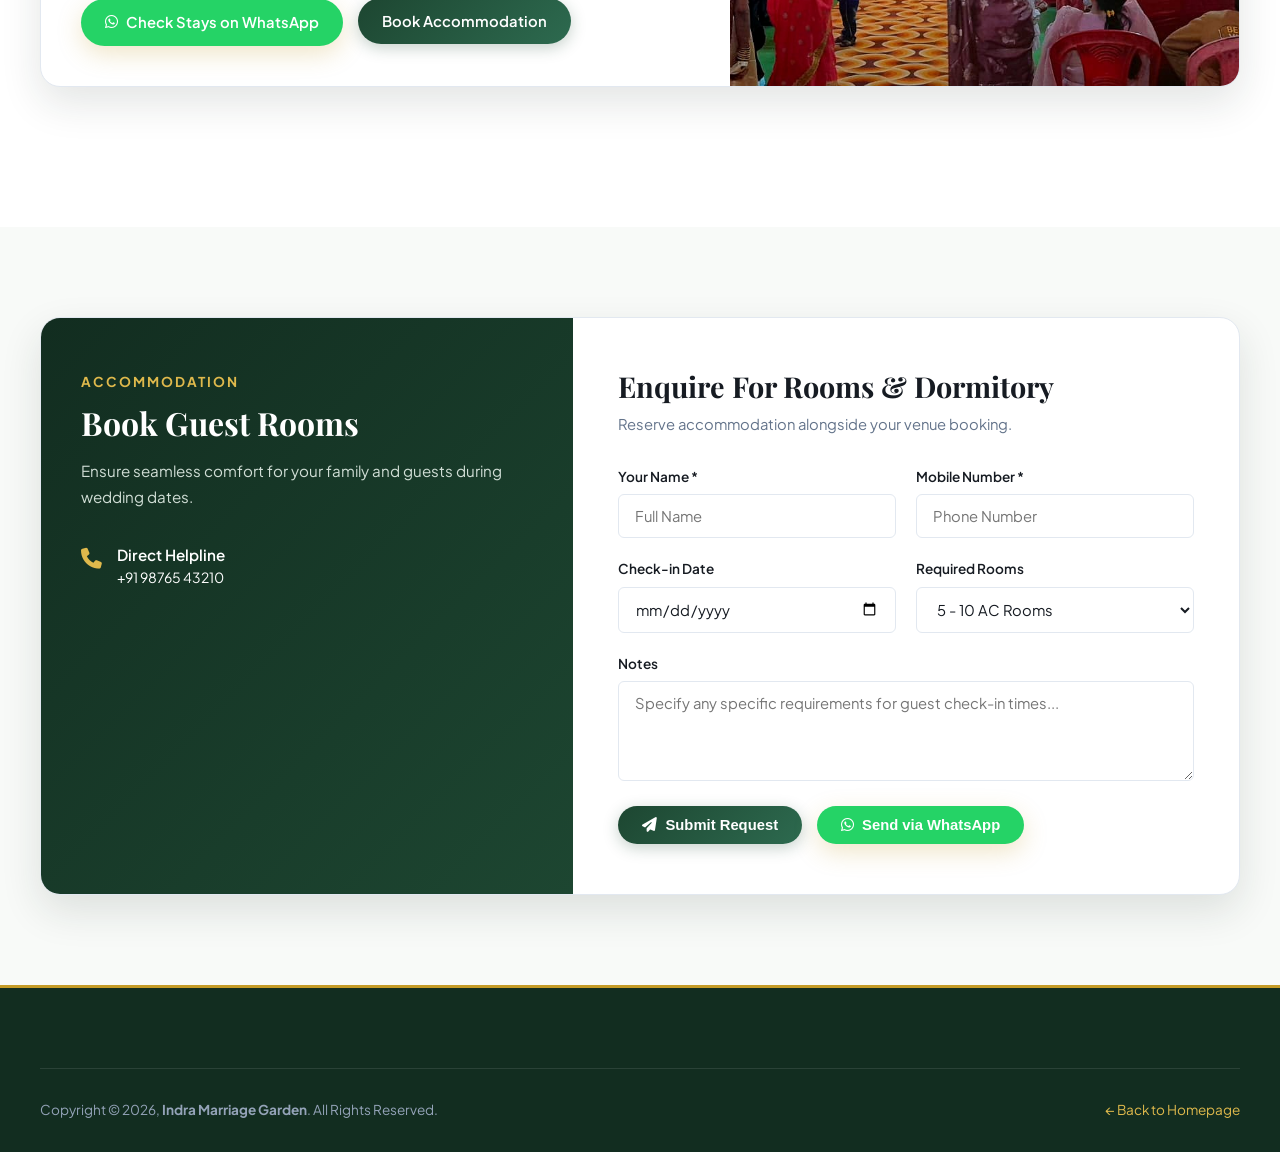
<file: rooms.html>
<!DOCTYPE html>
<html lang="en">
<head>
  <meta charset="UTF-8">
  <meta name="viewport" content="width=device-width, initial-scale=1.0">
  <title>Accommodation & Rooms - Indra Marriage Garden Jhansi</title>
  <meta name="description" content="Premium AC Deluxe Rooms & Spacious Dormitory at Indra Marriage Garden Jhansi. 20+ rooms of 250 Sq Ft each with garden view, triple occupancy, and 24/7 room service.">
  <link rel="icon" type="image/png" href="assets/images/logo.png">
  <link rel="stylesheet" href="https://cdnjs.cloudflare.com/ajax/libs/font-awesome/6.4.2/css/all.min.css">
  <link rel="stylesheet" href="assets/css/style.css">
</head>
<body>

  <!-- Top Bar -->
  <aside class="top-bar">
    <div class="container">
      <div class="top-bar-inner">
        <div class="top-bar-left">
          <div class="top-bar-item"><i class="fa-solid fa-location-dot"></i><span>Bahar Unnao Gate Main Road, Near Naogoji Kua, Jhansi, Uttar Pradesh - 284002</span></div>
          <div class="top-bar-item"><i class="fa-solid fa-phone"></i><a href="tel:+919876543210">+91 98765 43210</a></div>
        </div>
        <div class="top-bar-right">
          <div class="social-links">
            <a href="https://wa.me/919876543210" target="_blank"><i class="fa-brands fa-whatsapp"></i></a>
            <a href="https://instagram.com/indra_marriage_garden" target="_blank"><i class="fa-brands fa-instagram"></i></a>
          </div>
        </div>
      </div>
    </div>
  </aside>

  <!-- Navbar -->
  <header class="main-header">
    <div class="container">
      <nav class="navbar">
        <a href="index.html" class="brand-logo"><img src="assets/images/logo.png" alt="Indra Marriage Garden"></a>
        <ul class="nav-menu">
          <li class="nav-item"><a href="index.html" class="nav-link">Home</a></li>
          <li class="nav-item"><a href="atharvv-lawn.html" class="nav-link">Atharvv Lawn</a></li>
          <li class="nav-item"><a href="pratham-lawn.html" class="nav-link">Pratham Lawn</a></li>
          <li class="nav-item"><a href="banquet-hall.html" class="nav-link">Banquet Hall</a></li>
          <li class="nav-item"><a href="rooms.html" class="nav-link active">Rooms & Dorms</a></li>
          <li class="nav-item"><a href="weddings.html" class="nav-link">Weddings & Decor</a></li>
          <li class="nav-item"><a href="contact.html" class="nav-link">Contact Us</a></li>
        </ul>
        <div class="header-actions">
          <a href="#inquiry" class="btn btn-primary"><i class="fa-regular fa-calendar-check"></i> Book Now</a>
          <button class="mobile-nav-toggle"><i class="fa-solid fa-bars"></i></button>
        </div>
      </nav>
    </div>
  </header>

  <!-- Banner -->
  <section class="hero-section" style="min-height: 48vh; background: linear-gradient(135deg, rgba(18, 45, 32, 0.9) 0%, rgba(29, 70, 49, 0.8) 100%), url('assets/images/indra-banquet-setup.jpg') center/cover no-repeat;">
    <div class="container">
      <div class="hero-content">
        <div class="hero-badge"><i class="fa-solid fa-hotel"></i> On-Site Luxury Stays</div>
        <h1 class="hero-title" style="font-size: 2.8rem;">Banquet & Dressing Suites</h1>
        <p class="hero-desc">
          Comfortable on-premise lodging for wedding families and out-of-town guests. Featuring 20+ AC deluxe suites and expansive air-conditioned dormitories with 24/7 care.
        </p>
      </div>
    </div>
  </section>

  <!-- Detailed Rooms Showcase -->
  <section class="section">
    <div class="container">
      <!-- Deluxe Room -->
      <div class="venue-card-large" style="margin-bottom: 50px;">
        <div class="venue-image-wrap">
          <img src="assets/images/indra-banquet-setup.jpg" alt="Deluxe Room Interior">
          <span class="venue-badge-tag">Deluxe AC Suites</span>
        </div>
        <div class="venue-details-wrap">
          <h2 class="venue-name">Deluxe AC Guest Rooms</h2>
          <p class="venue-lead">
            We have rooms of 250 Sq ft with triple occupancy. Overlooking peaceful garden vistas with tranquil, composed surroundings. Fully air-conditioned and furnished with plush mattresses, ambient lighting, and modern attached bathrooms.
          </p>
          <div class="venue-spec-grid">
            <div class="venue-spec-item">
              <i class="fa-solid fa-expand"></i>
              <div>
                <div class="venue-spec-label">Room Area</div>
                <div class="venue-spec-val">250 Sq. Ft.</div>
              </div>
            </div>
            <div class="venue-spec-item">
              <i class="fa-solid fa-user-group"></i>
              <div>
                <div class="venue-spec-label">Occupancy</div>
                <div class="venue-spec-val">Triple Occupancy</div>
              </div>
            </div>
            <div class="venue-spec-item">
              <i class="fa-solid fa-snowflake"></i>
              <div>
                <div class="venue-spec-label">Climate</div>
                <div class="venue-spec-val">Individual Split AC</div>
              </div>
            </div>
            <div class="venue-spec-item">
              <i class="fa-solid fa-door-closed"></i>
              <div>
                <div class="venue-spec-label">Total Inventory</div>
                <div class="venue-spec-val">20+ Rooms Available</div>
              </div>
            </div>
          </div>
        </div>
      </div>

      <!-- Dormitory -->
      <div class="venue-card-large" id="dormitory" style="margin-bottom: 50px;">
        <div class="venue-details-wrap">
          <h2 class="venue-name">Group Dormitory Facility</h2>
          <p class="venue-lead">
            Spread across 600 Sq ft, our fully air-conditioned dormitory is equipped with luxurious bunk beds, 2 attached washrooms, and 24*7 room service. Perfect for accommodating wedding crews, youth squads, and extended families comfortably together.
          </p>
          <div class="venue-spec-grid">
            <div class="venue-spec-item">
              <i class="fa-solid fa-expand"></i>
              <div>
                <div class="venue-spec-label">Dorm Area</div>
                <div class="venue-spec-val">600 Sq. Ft.</div>
              </div>
            </div>
            <div class="venue-spec-item">
              <i class="fa-solid fa-bed"></i>
              <div>
                <div class="venue-spec-label">Bedding</div>
                <div class="venue-spec-val">Luxurious Bunk Beds</div>
              </div>
            </div>
            <div class="venue-spec-item">
              <i class="fa-solid fa-restroom"></i>
              <div>
                <div class="venue-spec-label">Washrooms</div>
                <div class="venue-spec-val">2 Attached Baths</div>
              </div>
            </div>
            <div class="venue-spec-item">
              <i class="fa-solid fa-clock"></i>
              <div>
                <div class="venue-spec-label">Service</div>
                <div class="venue-spec-val">24/7 Room Service</div>
              </div>
            </div>
          </div>
          <div>
            <a href="https://wa.me/919876543210?text=Hi%20Indra%20Greens,%20I%20want%20to%20enquire%20about%20Rooms%20and%20Dormitory%20booking" class="btn btn-gold" target="_blank" style="margin-right: 12px; background:#25d366; color:#fff;">
              <i class="fa-brands fa-whatsapp"></i> Check Stays on WhatsApp
            </a>
            <a href="#inquiry" class="btn btn-primary">Book Accommodation</a>
          </div>
        </div>
        <div class="venue-image-wrap">
          <img src="assets/images/indra-banquet-setup.jpg" alt="Dormitory and Stay Facilities">
          <span class="venue-badge-tag">Large Group Stays</span>
        </div>
      </div>
    </div>
  </section>

  <!-- Quick Inquiry Form -->
  <section class="section section-bg-gray" id="inquiry">
    <div class="container">
      <div class="inquiry-wrapper">
        <div class="inquiry-sidebar">
          <div>
            <span class="section-subtitle" style="color: var(--gold-light);">Accommodation</span>
            <h3>Book Guest Rooms</h3>
            <p>Ensure seamless comfort for your family and guests during wedding dates.</p>
            <div class="inquiry-contact-list">
              <div class="inquiry-contact-item">
                <i class="fa-solid fa-phone"></i>
                <div>
                  <h5>Direct Helpline</h5>
                  <p><a href="tel:+919876543210" style="color:#fff;">+91 98765 43210</a></p>
                </div>
              </div>
            </div>
          </div>
        </div>
        <div class="inquiry-form-box">
          <h3>Enquire For Rooms & Dormitory</h3>
          <p class="subtext">Reserve accommodation alongside your venue booking.</p>
          <form id="bookingInquiryForm">
            <div class="form-grid">
              <div class="form-group">
                <label>Your Name *</label>
                <input type="text" id="inqName" class="form-control" required placeholder="Full Name">
              </div>
              <div class="form-group">
                <label>Mobile Number *</label>
                <input type="tel" id="inqPhone" class="form-control" required placeholder="Phone Number">
              </div>
              <div class="form-group">
                <label>Check-in Date</label>
                <input type="date" id="inqDate" class="form-control">
              </div>
              <div class="form-group">
                <label>Required Rooms</label>
                <select id="inqGuests" class="form-control">
                  <option>5 - 10 AC Rooms</option>
                  <option>10 - 20 AC Rooms</option>
                  <option>Dormitory Only</option>
                  <option>All Rooms + Dormitory</option>
                </select>
              </div>
              <input type="hidden" id="inqVenue" value="AC Deluxe Rooms & Dormitory">
              <div class="form-group full-width">
                <label>Notes</label>
                <textarea id="inqMessage" class="form-control" placeholder="Specify any specific requirements for guest check-in times..."></textarea>
              </div>
            </div>
            <div class="form-submit-row">
              <button type="submit" class="btn btn-primary"><i class="fa-solid fa-paper-plane"></i> Submit Request</button>
              <button type="button" id="sendWhatsAppInquiry" class="btn btn-gold" style="background:#25d366; color:#fff;"><i class="fa-brands fa-whatsapp"></i> Send via WhatsApp</button>
            </div>
          </form>
        </div>
      </div>
    </div>
  </section>

  <!-- Footer -->
  <footer class="main-footer">
    <div class="container">
      <div class="footer-bottom">
        <div>Copyright © 2026, <strong>Indra Marriage Garden</strong>. All Rights Reserved.</div>
        <div><a href="index.html" style="color:var(--gold-light);">← Back to Homepage</a></div>
      </div>
    </div>
  </footer>

  <script src="assets/js/main.js"></script>
</body>
</html>
</file>
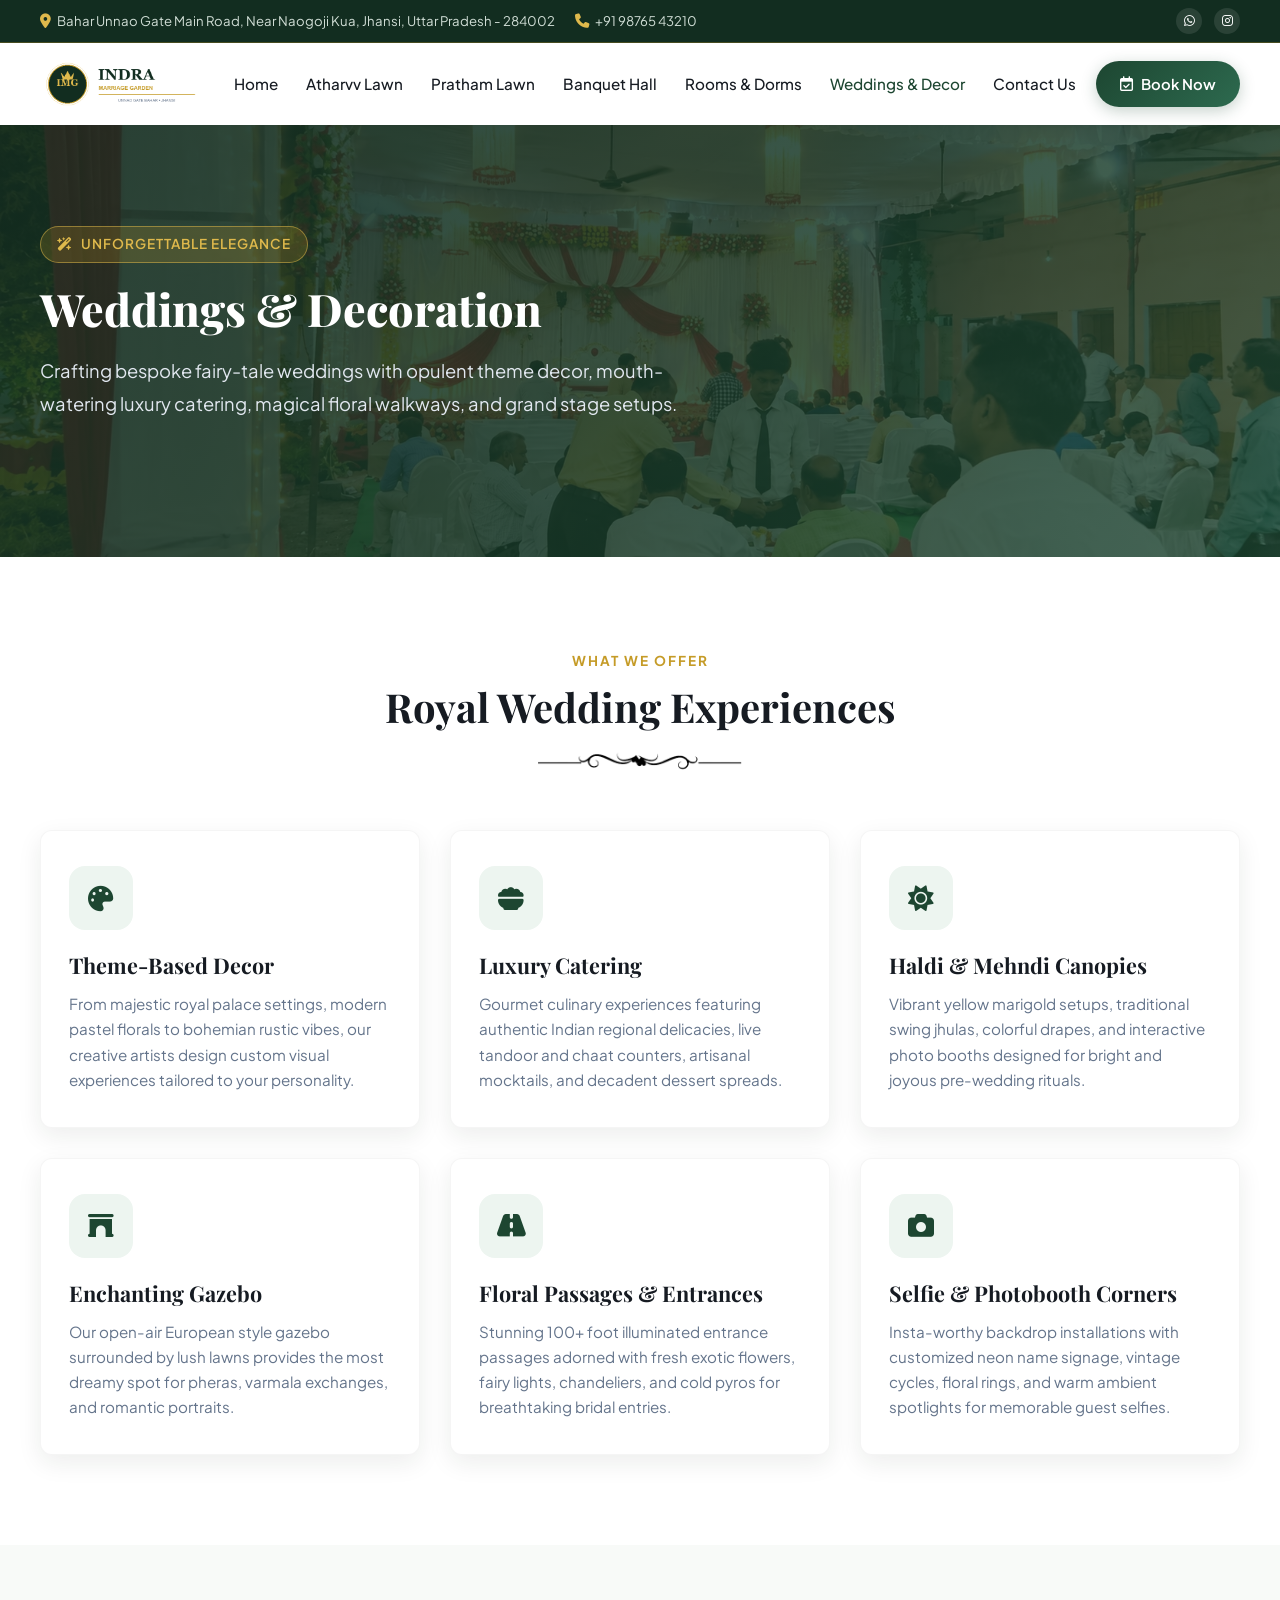
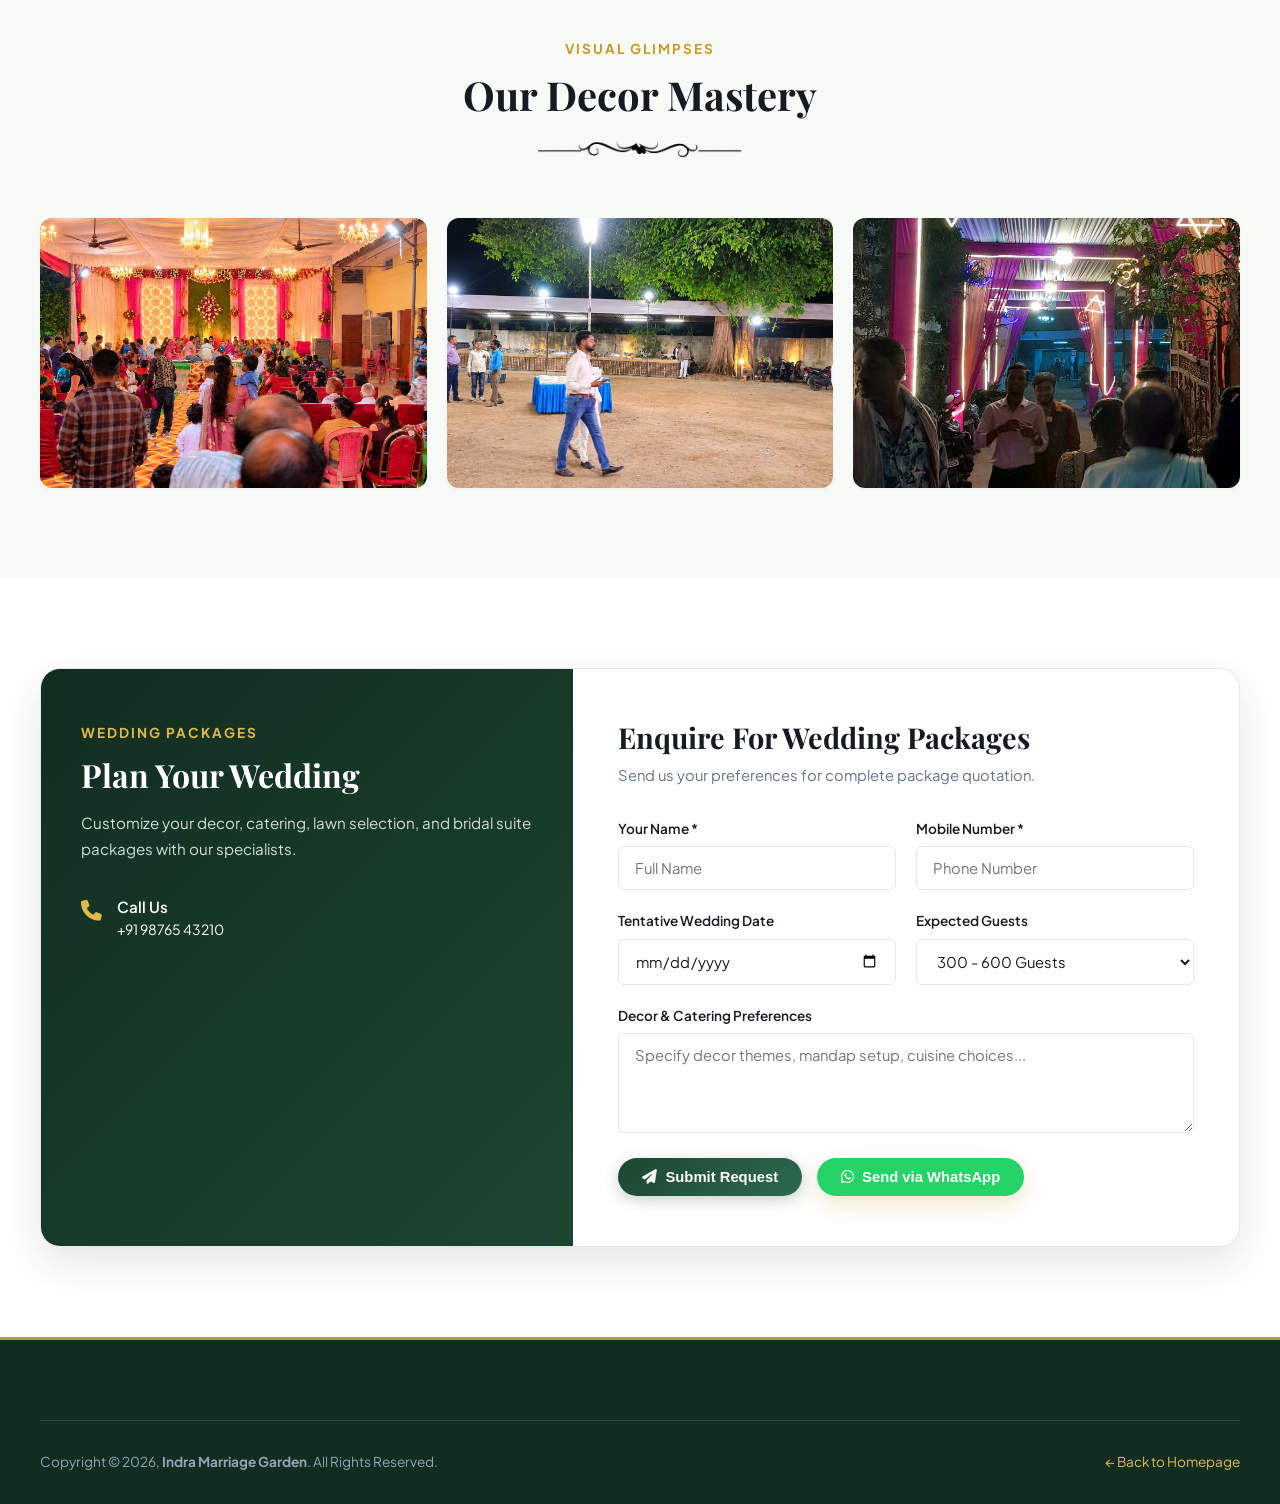
<file: weddings.html>
<!DOCTYPE html>
<html lang="en">
<head>
  <meta charset="UTF-8">
  <meta name="viewport" content="width=device-width, initial-scale=1.0">
  <title>Weddings & Decor - Indra Marriage Garden Jhansi</title>
  <meta name="description" content="Weddings, Theme-based Decor, Luxury Catering, Haldi/Mehndi, Gazebo, and Grand Stage setups at Indra Marriage Garden Jhansi.">
  <link rel="icon" type="image/png" href="assets/images/logo.png">
  <link rel="stylesheet" href="https://cdnjs.cloudflare.com/ajax/libs/font-awesome/6.4.2/css/all.min.css">
  <link rel="stylesheet" href="assets/css/style.css">
</head>
<body>

  <!-- Top Bar -->
  <aside class="top-bar">
    <div class="container">
      <div class="top-bar-inner">
        <div class="top-bar-left">
          <div class="top-bar-item"><i class="fa-solid fa-location-dot"></i><span>Bahar Unnao Gate Main Road, Near Naogoji Kua, Jhansi, Uttar Pradesh - 284002</span></div>
          <div class="top-bar-item"><i class="fa-solid fa-phone"></i><a href="tel:+919876543210">+91 98765 43210</a></div>
        </div>
        <div class="top-bar-right">
          <div class="social-links">
            <a href="https://wa.me/919876543210" target="_blank"><i class="fa-brands fa-whatsapp"></i></a>
            <a href="https://instagram.com/indra_marriage_garden" target="_blank"><i class="fa-brands fa-instagram"></i></a>
          </div>
        </div>
      </div>
    </div>
  </aside>

  <!-- Navbar -->
  <header class="main-header">
    <div class="container">
      <nav class="navbar">
        <a href="index.html" class="brand-logo"><img src="assets/images/logo.png" alt="Indra Marriage Garden"></a>
        <ul class="nav-menu">
          <li class="nav-item"><a href="index.html" class="nav-link">Home</a></li>
          <li class="nav-item"><a href="atharvv-lawn.html" class="nav-link">Atharvv Lawn</a></li>
          <li class="nav-item"><a href="pratham-lawn.html" class="nav-link">Pratham Lawn</a></li>
          <li class="nav-item"><a href="banquet-hall.html" class="nav-link">Banquet Hall</a></li>
          <li class="nav-item"><a href="rooms.html" class="nav-link">Rooms & Dorms</a></li>
          <li class="nav-item"><a href="weddings.html" class="nav-link active">Weddings & Decor</a></li>
          <li class="nav-item"><a href="contact.html" class="nav-link">Contact Us</a></li>
        </ul>
        <div class="header-actions">
          <a href="#inquiry" class="btn btn-primary"><i class="fa-regular fa-calendar-check"></i> Book Now</a>
          <button class="mobile-nav-toggle"><i class="fa-solid fa-bars"></i></button>
        </div>
      </nav>
    </div>
  </header>

  <!-- Banner -->
  <section class="hero-section" style="min-height: 48vh; background: linear-gradient(135deg, rgba(18, 45, 32, 0.9) 0%, rgba(29, 70, 49, 0.8) 100%), url('assets/images/new-indra-wedding-ceremony.webp') center/cover no-repeat;">
    <div class="container">
      <div class="hero-content">
        <div class="hero-badge"><i class="fa-solid fa-wand-magic-sparkles"></i> Unforgettable Elegance</div>
        <h1 class="hero-title" style="font-size: 2.8rem;">Weddings & Decoration</h1>
        <p class="hero-desc">
          Crafting bespoke fairy-tale weddings with opulent theme decor, mouth-watering luxury catering, magical floral walkways, and grand stage setups.
        </p>
      </div>
    </div>
  </section>

  <!-- Wedding Services Showcase -->
  <section class="section" id="weddings">
    <div class="container">
      <div class="section-header">
        <span class="section-subtitle">What We Offer</span>
        <h2 class="section-title">Royal Wedding Experiences</h2>
        <div class="ornament-divider"><img src="assets/images/heading-divider.png" alt="Divider"></div>
      </div>

      <div class="features-grid">
        <div class="feature-card" id="decor">
          <div class="feature-icon-wrapper"><i class="fa-solid fa-palette"></i></div>
          <h3 class="feature-title">Theme-Based Decor</h3>
          <p class="feature-text">From majestic royal palace settings, modern pastel florals to bohemian rustic vibes, our creative artists design custom visual experiences tailored to your personality.</p>
        </div>

        <div class="feature-card" id="catering">
          <div class="feature-icon-wrapper"><i class="fa-solid fa-bowl-food"></i></div>
          <h3 class="feature-title">Luxury Catering</h3>
          <p class="feature-text">Gourmet culinary experiences featuring authentic Indian regional delicacies, live tandoor and chaat counters, artisanal mocktails, and decadent dessert spreads.</p>
        </div>

        <div class="feature-card" id="haldi">
          <div class="feature-icon-wrapper"><i class="fa-solid fa-sun"></i></div>
          <h3 class="feature-title">Haldi & Mehndi Canopies</h3>
          <p class="feature-text">Vibrant yellow marigold setups, traditional swing jhulas, colorful drapes, and interactive photo booths designed for bright and joyous pre-wedding rituals.</p>
        </div>

        <div class="feature-card">
          <div class="feature-icon-wrapper"><i class="fa-solid fa-archway"></i></div>
          <h3 class="feature-title">Enchanting Gazebo</h3>
          <p class="feature-text">Our open-air European style gazebo surrounded by lush lawns provides the most dreamy spot for pheras, varmala exchanges, and romantic portraits.</p>
        </div>

        <div class="feature-card">
          <div class="feature-icon-wrapper"><i class="fa-solid fa-road"></i></div>
          <h3 class="feature-title">Floral Passages & Entrances</h3>
          <p class="feature-text">Stunning 100+ foot illuminated entrance passages adorned with fresh exotic flowers, fairy lights, chandeliers, and cold pyros for breathtaking bridal entries.</p>
        </div>

        <div class="feature-card">
          <div class="feature-icon-wrapper"><i class="fa-solid fa-camera"></i></div>
          <h3 class="feature-title">Selfie & Photobooth Corners</h3>
          <p class="feature-text">Insta-worthy backdrop installations with customized neon name signage, vintage cycles, floral rings, and warm ambient spotlights for memorable guest selfies.</p>
        </div>
      </div>
    </div>
  </section>

  <!-- Decor Visual Gallery -->
  <section class="section section-bg-gray">
    <div class="container">
      <div class="section-header">
        <span class="section-subtitle">Visual Glimpses</span>
        <h2 class="section-title">Our Decor Mastery</h2>
        <div class="ornament-divider"><img src="assets/images/heading-divider.png" alt="Divider"></div>
      </div>
      <div class="gallery-grid">
        <div class="gallery-item"><img src="assets/images/new-indra-stage.webp" alt="Stage Setup"></div>
        <div class="gallery-item"><img src="assets/images/new-indra-buffet-dining.webp" alt="Floral Passage"></div>
        <div class="gallery-item"><img src="assets/images/indra-night-decor.jpg" alt="Selfie Corner"></div>
      </div>
    </div>
  </section>

  <!-- Quick Inquiry Form -->
  <section class="section" id="inquiry">
    <div class="container">
      <div class="inquiry-wrapper">
        <div class="inquiry-sidebar">
          <div>
            <span class="section-subtitle" style="color: var(--gold-light);">Wedding Packages</span>
            <h3>Plan Your Wedding</h3>
            <p>Customize your decor, catering, lawn selection, and bridal suite packages with our specialists.</p>
            <div class="inquiry-contact-list">
              <div class="inquiry-contact-item">
                <i class="fa-solid fa-phone"></i>
                <div>
                  <h5>Call Us</h5>
                  <p><a href="tel:+919876543210" style="color:#fff;">+91 98765 43210</a></p>
                </div>
              </div>
            </div>
          </div>
        </div>
        <div class="inquiry-form-box">
          <h3>Enquire For Wedding Packages</h3>
          <p class="subtext">Send us your preferences for complete package quotation.</p>
          <form id="bookingInquiryForm">
            <div class="form-grid">
              <div class="form-group">
                <label>Your Name *</label>
                <input type="text" id="inqName" class="form-control" required placeholder="Full Name">
              </div>
              <div class="form-group">
                <label>Mobile Number *</label>
                <input type="tel" id="inqPhone" class="form-control" required placeholder="Phone Number">
              </div>
              <div class="form-group">
                <label>Tentative Wedding Date</label>
                <input type="date" id="inqDate" class="form-control">
              </div>
              <div class="form-group">
                <label>Expected Guests</label>
                <select id="inqGuests" class="form-control">
                  <option>300 - 600 Guests</option>
                  <option>600 - 1200 Guests</option>
                  <option>1200 - 2000+ Guests</option>
                </select>
              </div>
              <input type="hidden" id="inqVenue" value="Wedding & Theme Decor Package">
              <div class="form-group full-width">
                <label>Decor & Catering Preferences</label>
                <textarea id="inqMessage" class="form-control" placeholder="Specify decor themes, mandap setup, cuisine choices..."></textarea>
              </div>
            </div>
            <div class="form-submit-row">
              <button type="submit" class="btn btn-primary"><i class="fa-solid fa-paper-plane"></i> Submit Request</button>
              <button type="button" id="sendWhatsAppInquiry" class="btn btn-gold" style="background:#25d366; color:#fff;"><i class="fa-brands fa-whatsapp"></i> Send via WhatsApp</button>
            </div>
          </form>
        </div>
      </div>
    </div>
  </section>

  <!-- Footer -->
  <footer class="main-footer">
    <div class="container">
      <div class="footer-bottom">
        <div>Copyright © 2026, <strong>Indra Marriage Garden</strong>. All Rights Reserved.</div>
        <div><a href="index.html" style="color:var(--gold-light);">← Back to Homepage</a></div>
      </div>
    </div>
  </footer>

  <script src="assets/js/main.js"></script>
</body>
</html>
</file>
<file: assets/css/style.css>
/* ==========================================================================
   Indra Marriage Garden - Luxury Wedding Venue & Banquet Hall Jhansi
   Main Stylesheet
   ========================================================================== */

@import url('https://fonts.googleapis.com/css2?family=Cinzel:wght@500;600;700;800&family=Playfair+Display:ital,wght@0,400;0,600;0,700;0,800;1,400;1,600&family=Plus+Jakarta+Sans:wght@300;400;500;600;700&display=swap');

:root {
  --primary: #1d4631;
  --primary-dark: #122d20;
  --primary-light: #2d6a4f;
  --primary-subtle: #edf5f0;
  --gold: #c59b27;
  --gold-light: #dfb94c;
  --gold-subtle: #fcf8ee;
  --gold-dark: #9b7513;
  --dark: #161b22;
  --dark-soft: #2d3748;
  --gray-bg: #f8faf8;
  --gray-border: #e2e8f0;
  --gray-text: #64748b;
  --white: #ffffff;
  --shadow-sm: 0 2px 4px rgba(0,0,0,0.04);
  --shadow-md: 0 8px 24px rgba(22, 43, 30, 0.08);
  --shadow-lg: 0 16px 40px rgba(22, 43, 30, 0.12);
  --shadow-gold: 0 8px 25px rgba(197, 155, 39, 0.25);
  --radius-sm: 6px;
  --radius-md: 12px;
  --radius-lg: 20px;
  --transition: all 0.3s cubic-bezier(0.16, 1, 0.3, 1);
}

*, *::before, *::after {
  box-sizing: border-box;
  margin: 0;
  padding: 0;
}

html {
  scroll-behavior: smooth;
  font-size: 16px;
}

body {
  font-family: 'Plus Jakarta Sans', sans-serif;
  color: var(--dark-soft);
  background-color: var(--white);
  line-height: 1.65;
  overflow-x: hidden;
  -webkit-font-smoothing: antialiased;
}

h1, h2, h3, h4, h5, h6 {
  font-family: 'Playfair Display', serif;
  color: var(--dark);
  font-weight: 700;
  line-height: 1.25;
}

a {
  text-decoration: none;
  color: inherit;
  transition: var(--transition);
}

img {
  max-width: 100%;
  height: auto;
  display: block;
}

ul {
  list-style: none;
}

.container {
  width: 100%;
  max-width: 1240px;
  margin-left: auto;
  margin-right: auto;
  padding-left: 20px;
  padding-right: 20px;
}

/* ==========================================================================
   Top Header Bar
   ========================================================================== */
.top-bar {
  background-color: var(--primary-dark);
  color: #d1ded6;
  font-size: 0.825rem;
  padding: 8px 0;
  border-bottom: 1px solid rgba(197, 155, 39, 0.3);
}

.top-bar-inner {
  display: flex;
  justify-content: space-between;
  align-items: center;
  flex-wrap: wrap;
  gap: 10px;
}

.top-bar-left, .top-bar-right {
  display: flex;
  align-items: center;
  gap: 20px;
  flex-wrap: wrap;
}

.top-bar-item {
  display: inline-flex;
  align-items: center;
  gap: 6px;
}

.top-bar-item i {
  color: var(--gold-light);
  font-size: 0.9rem;
}

.top-bar-item a:hover {
  color: var(--gold-light);
}

.social-links {
  display: flex;
  gap: 12px;
}

.social-links a {
  display: inline-flex;
  align-items: center;
  justify-content: center;
  width: 26px;
  height: 26px;
  border-radius: 50%;
  background: rgba(255,255,255,0.1);
  color: #fff;
  font-size: 0.75rem;
  transition: var(--transition);
}

.social-links a:hover {
  background: var(--gold);
  color: #fff;
  transform: translateY(-2px);
}

/* ==========================================================================
   Main Navbar
   ========================================================================== */
.main-header {
  position: sticky;
  top: 0;
  left: 0;
  width: 100%;
  background: rgba(255, 255, 255, 0.98);
  backdrop-filter: blur(10px);
  z-index: 1000;
  box-shadow: var(--shadow-sm);
  transition: var(--transition);
}

.main-header.scrolled {
  box-shadow: 0 4px 20px rgba(0, 0, 0, 0.08);
}

.navbar {
  display: flex;
  justify-content: space-between;
  align-items: center;
  padding: 12px 0;
}

.brand-logo {
  display: flex;
  align-items: center;
  gap: 12px;
}

.brand-logo img {
  height: 58px;
  width: auto;
  object-fit: contain;
}

.nav-menu {
  display: flex;
  align-items: center;
  gap: 28px;
}

.nav-item {
  position: relative;
}

.nav-link {
  font-size: 0.95rem;
  font-weight: 500;
  color: var(--dark);
  padding: 10px 0;
  display: flex;
  align-items: center;
  gap: 4px;
}

.nav-link:hover, .nav-link.active {
  color: var(--primary);
}

.nav-link i.fa-chevron-down {
  font-size: 0.7rem;
  transition: transform 0.2s ease;
}

.nav-item:hover .nav-link i.fa-chevron-down {
  transform: rotate(180deg);
}

/* Dropdown */
.dropdown-menu {
  position: absolute;
  top: 100%;
  left: 0;
  min-width: 230px;
  background: var(--white);
  border-radius: var(--radius-md);
  box-shadow: var(--shadow-lg);
  border: 1px solid rgba(0,0,0,0.06);
  padding: 10px 0;
  opacity: 0;
  visibility: hidden;
  transform: translateY(10px);
  transition: all 0.25s ease;
  z-index: 100;
}

.nav-item:hover .dropdown-menu {
  opacity: 1;
  visibility: visible;
  transform: translateY(0);
}

.dropdown-item {
  display: block;
  padding: 8px 20px;
  font-size: 0.9rem;
  color: var(--dark-soft);
  font-weight: 500;
  transition: var(--transition);
}

.dropdown-item:hover {
  background: var(--primary-subtle);
  color: var(--primary);
  padding-left: 24px;
}

/* Header CTAs */
.header-actions {
  display: flex;
  align-items: center;
  gap: 16px;
}

.btn {
  display: inline-flex;
  align-items: center;
  justify-content: center;
  gap: 8px;
  font-weight: 600;
  font-size: 0.925rem;
  padding: 11px 24px;
  border-radius: 50px;
  cursor: pointer;
  border: none;
  transition: var(--transition);
}

.btn-primary {
  background: linear-gradient(135deg, var(--primary) 0%, var(--primary-light) 100%);
  color: #fff;
  box-shadow: 0 4px 15px rgba(29, 70, 49, 0.25);
}

.btn-primary:hover {
  background: linear-gradient(135deg, var(--primary-dark) 0%, var(--primary) 100%);
  box-shadow: 0 6px 20px rgba(29, 70, 49, 0.35);
  transform: translateY(-2px);
  color: #fff;
}

.btn-gold {
  background: linear-gradient(135deg, var(--gold) 0%, var(--gold-light) 100%);
  color: #1a1a1a;
  box-shadow: var(--shadow-gold);
}

.btn-gold:hover {
  background: linear-gradient(135deg, var(--gold-dark) 0%, var(--gold) 100%);
  color: #fff;
  transform: translateY(-2px);
}

.btn-outline {
  background: transparent;
  color: var(--primary);
  border: 1.5px solid var(--primary);
}

.btn-outline:hover {
  background: var(--primary);
  color: #fff;
}

.btn-outline-white {
  background: rgba(255,255,255,0.1);
  color: #fff;
  border: 1.5px solid rgba(255,255,255,0.8);
  backdrop-filter: blur(5px);
}

.btn-outline-white:hover {
  background: #fff;
  color: var(--primary-dark);
}

/* Mobile Toggle */
.mobile-nav-toggle {
  display: none;
  background: none;
  border: none;
  font-size: 1.5rem;
  color: var(--primary);
  cursor: pointer;
  padding: 4px;
}

/* ==========================================================================
   Hero Section & Slider
   ========================================================================== */
.hero-section {
  position: relative;
  min-height: 85vh;
  display: flex;
  align-items: center;
  background: linear-gradient(135deg, rgba(18, 45, 32, 0.92) 0%, rgba(29, 70, 49, 0.85) 100%),
              url('../images/new-indra-canopy-night.webp') center/cover no-repeat;
  color: #fff;
  overflow: hidden;
}

.hero-overlay-pattern {
  position: absolute;
  top: 0;
  left: 0;
  width: 100%;
  height: 100%;
  background-image: radial-gradient(rgba(223, 185, 76, 0.12) 1px, transparent 1px);
  background-size: 24px 24px;
  pointer-events: none;
}

.hero-content {
  position: relative;
  z-index: 2;
  max-width: 820px;
  padding: 60px 0;
}

.hero-badge {
  display: inline-flex;
  align-items: center;
  gap: 8px;
  background: rgba(197, 155, 39, 0.2);
  border: 1px solid rgba(223, 185, 76, 0.5);
  color: var(--gold-light);
  padding: 6px 16px;
  border-radius: 30px;
  font-size: 0.85rem;
  font-weight: 600;
  text-transform: uppercase;
  letter-spacing: 1px;
  margin-bottom: 20px;
}

.hero-title {
  font-size: 3.4rem;
  font-weight: 800;
  color: #fff;
  line-height: 1.15;
  margin-bottom: 20px;
}

.hero-title span {
  color: var(--gold-light);
  font-style: italic;
  font-family: 'Playfair Display', serif;
}

.hero-desc {
  font-size: 1.15rem;
  color: #e2e8f0;
  margin-bottom: 35px;
  line-height: 1.8;
  max-width: 680px;
}

.hero-buttons {
  display: flex;
  gap: 16px;
  flex-wrap: wrap;
  margin-bottom: 45px;
}

.hero-stats {
  display: grid;
  grid-template-columns: repeat(4, 1fr);
  gap: 20px;
  padding-top: 30px;
  border-top: 1px solid rgba(255, 255, 255, 0.15);
}

.stat-item {
  display: flex;
  flex-direction: column;
}

.stat-number {
  font-family: 'Cinzel', serif;
  font-size: 2rem;
  font-weight: 700;
  color: var(--gold-light);
}

.stat-label {
  font-size: 0.825rem;
  color: #cbd5e1;
  text-transform: uppercase;
  letter-spacing: 0.5px;
}

/* ==========================================================================
   Section Header & Divider
   ========================================================================== */
.section {
  padding: 90px 0;
  position: relative;
}

.section-bg-gray {
  background-color: var(--gray-bg);
}

.section-bg-dark {
  background-color: var(--primary-dark);
  color: #fff;
}

.section-header {
  text-align: center;
  max-width: 720px;
  margin: 0 auto 55px;
}

.section-subtitle {
  display: inline-block;
  font-size: 0.85rem;
  font-weight: 700;
  color: var(--gold);
  text-transform: uppercase;
  letter-spacing: 2px;
  margin-bottom: 10px;
}

.section-title {
  font-size: 2.5rem;
  font-weight: 700;
  margin-bottom: 15px;
}

.section-title.light {
  color: #fff;
}

.section-desc {
  font-size: 1.05rem;
  color: var(--gray-text);
  line-height: 1.7;
}

.section-desc.light {
  color: #cbd5e1;
}

.ornament-divider {
  display: flex;
  align-items: center;
  justify-content: center;
  gap: 15px;
  margin: 15px 0 20px;
}

.ornament-divider img {
  height: 28px;
  width: auto;
}

/* ==========================================================================
   Why Choose Indra Marriage Garden (Features)
   ========================================================================== */
.features-grid {
  display: grid;
  grid-template-columns: repeat(3, 1fr);
  gap: 30px;
}

.feature-card {
  background: var(--white);
  padding: 35px 28px;
  border-radius: var(--radius-md);
  box-shadow: var(--shadow-md);
  border: 1px solid rgba(0,0,0,0.04);
  transition: var(--transition);
  position: relative;
  overflow: hidden;
}

.feature-card::before {
  content: '';
  position: absolute;
  top: 0;
  left: 0;
  width: 4px;
  height: 0;
  background: var(--gold);
  transition: var(--transition);
}

.feature-card:hover {
  transform: translateY(-6px);
  box-shadow: var(--shadow-lg);
  border-color: rgba(197, 155, 39, 0.3);
}

.feature-card:hover::before {
  height: 100%;
}

.feature-icon-wrapper {
  width: 64px;
  height: 64px;
  border-radius: 16px;
  background: var(--primary-subtle);
  color: var(--primary);
  display: flex;
  align-items: center;
  justify-content: center;
  font-size: 1.6rem;
  margin-bottom: 22px;
  transition: var(--transition);
}

.feature-card:hover .feature-icon-wrapper {
  background: var(--gold);
  color: #fff;
  transform: rotate(5deg) scale(1.05);
}

.feature-title {
  font-size: 1.35rem;
  margin-bottom: 12px;
  color: var(--dark);
}

.feature-text {
  font-size: 0.95rem;
  color: var(--gray-text);
  line-height: 1.65;
}

/* ==========================================================================
   Venues & Lawns Showcase
   ========================================================================== */
.venue-tabs-nav {
  display: flex;
  justify-content: center;
  gap: 12px;
  margin-bottom: 45px;
  flex-wrap: wrap;
}

.tab-btn {
  padding: 12px 24px;
  border-radius: 30px;
  border: 1.5px solid var(--gray-border);
  background: var(--white);
  color: var(--dark-soft);
  font-weight: 600;
  font-size: 0.95rem;
  cursor: pointer;
  transition: var(--transition);
}

.tab-btn:hover, .tab-btn.active {
  background: var(--primary);
  color: #fff;
  border-color: var(--primary);
  box-shadow: 0 4px 15px rgba(29, 70, 49, 0.2);
}

.venue-card-large {
  display: grid;
  grid-template-columns: 1.15fr 0.85fr;
  background: var(--white);
  border-radius: var(--radius-lg);
  overflow: hidden;
  box-shadow: var(--shadow-lg);
  border: 1px solid var(--gray-border);
  margin-bottom: 35px;
}

.venue-image-wrap {
  position: relative;
  min-height: 380px;
  overflow: hidden;
}

.venue-image-wrap img {
  width: 100%;
  height: 100%;
  object-fit: cover;
  transition: transform 0.6s ease;
}

.venue-card-large:hover .venue-image-wrap img {
  transform: scale(1.04);
}

.venue-badge-tag {
  position: absolute;
  top: 20px;
  left: 20px;
  background: rgba(18, 45, 32, 0.85);
  color: var(--gold-light);
  backdrop-filter: blur(8px);
  padding: 6px 16px;
  border-radius: 20px;
  font-size: 0.8rem;
  font-weight: 600;
  border: 1px solid rgba(223, 185, 76, 0.4);
}

.venue-details-wrap {
  padding: 40px;
  display: flex;
  flex-direction: column;
  justify-content: center;
}

.venue-name {
  font-size: 2rem;
  margin-bottom: 12px;
  color: var(--primary-dark);
}

.venue-lead {
  font-size: 1rem;
  color: var(--gray-text);
  margin-bottom: 25px;
  line-height: 1.7;
}

.venue-spec-grid {
  display: grid;
  grid-template-columns: repeat(2, 1fr);
  gap: 16px;
  margin-bottom: 30px;
  background: var(--gray-bg);
  padding: 20px;
  border-radius: var(--radius-md);
}

.venue-spec-item {
  display: flex;
  align-items: center;
  gap: 12px;
}

.venue-spec-item i {
  color: var(--gold);
  font-size: 1.1rem;
  width: 24px;
}

.venue-spec-label {
  font-size: 0.775rem;
  color: var(--gray-text);
  text-transform: uppercase;
}

.venue-spec-val {
  font-size: 0.95rem;
  font-weight: 700;
  color: var(--dark);
}

/* ==========================================================================
   Green Invitations Showcase
   ========================================================================== */
.green-invite-box {
  background: linear-gradient(135deg, #163625 0%, #0d2217 100%);
  border-radius: var(--radius-lg);
  padding: 60px;
  color: #fff;
  display: grid;
  grid-template-columns: 1fr 1fr;
  gap: 50px;
  align-items: center;
  position: relative;
  overflow: hidden;
  box-shadow: var(--shadow-lg);
}

.green-invite-box::after {
  content: '';
  position: absolute;
  right: -50px;
  bottom: -50px;
  width: 300px;
  height: 300px;
  background: radial-gradient(circle, rgba(197, 155, 39, 0.15) 0%, transparent 70%);
  pointer-events: none;
}

.green-invite-content h3 {
  color: var(--gold-light);
  font-size: 2.2rem;
  margin-bottom: 18px;
}

.green-invite-content p {
  color: #e2e8f0;
  font-size: 1.05rem;
  line-height: 1.8;
  margin-bottom: 20px;
}

.mantra-list {
  display: flex;
  flex-direction: column;
  gap: 12px;
  margin-bottom: 25px;
}

.mantra-item {
  display: flex;
  align-items: center;
  gap: 12px;
  font-weight: 500;
  color: #f1f5f9;
}

.mantra-item i {
  color: #52b788;
  font-size: 1.2rem;
}

.green-invite-visual {
  text-align: center;
  position: relative;
}

.green-invite-visual img {
  border-radius: var(--radius-md);
  box-shadow: 0 10px 30px rgba(0,0,0,0.3);
  margin: 0 auto;
}

/* ==========================================================================
   Events We Host
   ========================================================================== */
.events-grid {
  display: grid;
  grid-template-columns: repeat(3, 1fr);
  gap: 25px;
}

.event-card {
  position: relative;
  border-radius: var(--radius-md);
  overflow: hidden;
  height: 340px;
  box-shadow: var(--shadow-md);
  cursor: pointer;
}

.event-card img {
  width: 100%;
  height: 100%;
  object-fit: cover;
  transition: transform 0.6s cubic-bezier(0.16, 1, 0.3, 1);
}

.event-card:hover img {
  transform: scale(1.08);
}

.event-overlay {
  position: absolute;
  inset: 0;
  background: linear-gradient(180deg, rgba(0,0,0,0.1) 0%, rgba(18, 45, 32, 0.9) 100%);
  padding: 30px 25px;
  display: flex;
  flex-direction: column;
  justify-content: flex-end;
  color: #fff;
  transition: var(--transition);
}

.event-card:hover .event-overlay {
  background: linear-gradient(180deg, rgba(0,0,0,0.2) 0%, rgba(18, 45, 32, 0.95) 100%);
}

.event-tag {
  font-size: 0.75rem;
  font-weight: 700;
  color: var(--gold-light);
  text-transform: uppercase;
  letter-spacing: 1.5px;
  margin-bottom: 6px;
}

.event-title {
  font-size: 1.5rem;
  color: #fff;
  margin-bottom: 8px;
}

.event-desc {
  font-size: 0.9rem;
  color: #e2e8f0;
  line-height: 1.5;
  opacity: 0.9;
  transform: translateY(10px);
  transition: var(--transition);
}

/* ==========================================================================
   Add-Ons & Hospitality
   ========================================================================== */
.addons-grid {
  display: grid;
  grid-template-columns: repeat(4, 1fr);
  gap: 24px;
}

.addon-card {
  background: var(--white);
  border-radius: var(--radius-md);
  padding: 30px 24px;
  text-align: center;
  border: 1px solid var(--gray-border);
  box-shadow: var(--shadow-sm);
  transition: var(--transition);
}

.addon-card:hover {
  transform: translateY(-5px);
  border-color: var(--gold);
  box-shadow: var(--shadow-md);
}

.addon-icon {
  width: 58px;
  height: 58px;
  border-radius: 50%;
  background: var(--gold-subtle);
  color: var(--gold-dark);
  display: flex;
  align-items: center;
  justify-content: center;
  font-size: 1.4rem;
  margin: 0 auto 18px;
  transition: var(--transition);
}

.addon-card:hover .addon-icon {
  background: var(--gold);
  color: #fff;
}

.addon-card h4 {
  font-size: 1.2rem;
  margin-bottom: 10px;
}

.addon-card p {
  font-size: 0.875rem;
  color: var(--gray-text);
  line-height: 1.6;
}

/* ==========================================================================
   Gallery Section & Lightbox
   ========================================================================== */
.gallery-filters {
  display: flex;
  justify-content: center;
  gap: 10px;
  margin-bottom: 35px;
  flex-wrap: wrap;
}

.filter-btn {
  padding: 8px 20px;
  border-radius: 20px;
  border: 1px solid var(--gray-border);
  background: var(--white);
  color: var(--gray-text);
  font-weight: 600;
  font-size: 0.85rem;
  cursor: pointer;
  transition: var(--transition);
}

.filter-btn:hover, .filter-btn.active {
  background: var(--primary);
  color: #fff;
  border-color: var(--primary);
}

.gallery-grid {
  display: grid;
  grid-template-columns: repeat(3, 1fr);
  gap: 20px;
}

.gallery-item {
  position: relative;
  border-radius: var(--radius-md);
  overflow: hidden;
  height: 270px;
  cursor: pointer;
  box-shadow: var(--shadow-sm);
}

.gallery-item img {
  width: 100%;
  height: 100%;
  object-fit: cover;
  transition: transform 0.5s ease;
}

.gallery-item:hover img {
  transform: scale(1.08);
}

.gallery-hover-overlay {
  position: absolute;
  inset: 0;
  background: rgba(18, 45, 32, 0.7);
  display: flex;
  align-items: center;
  justify-content: center;
  flex-direction: column;
  opacity: 0;
  transition: var(--transition);
  color: #fff;
}

.gallery-item:hover .gallery-hover-overlay {
  opacity: 1;
}

.gallery-hover-overlay i {
  font-size: 2rem;
  color: var(--gold-light);
  margin-bottom: 8px;
}

/* Lightbox Modal */
.lightbox-modal {
  position: fixed;
  inset: 0;
  background: rgba(0,0,0,0.92);
  display: none;
  align-items: center;
  justify-content: center;
  z-index: 2000;
  padding: 20px;
}

.lightbox-modal.active {
  display: flex;
}

.lightbox-content {
  max-width: 900px;
  max-height: 85vh;
  position: relative;
}

.lightbox-content img {
  max-width: 100%;
  max-height: 85vh;
  border-radius: var(--radius-sm);
  box-shadow: 0 10px 40px rgba(0,0,0,0.5);
}

.lightbox-close {
  position: absolute;
  top: -40px;
  right: 0;
  color: #fff;
  font-size: 2rem;
  cursor: pointer;
  background: none;
  border: none;
}

/* ==========================================================================
   Testimonials
   ========================================================================== */
.testimonials-grid {
  display: grid;
  grid-template-columns: repeat(3, 1fr);
  gap: 30px;
}

.testimonial-card {
  background: var(--white);
  padding: 35px 30px;
  border-radius: var(--radius-md);
  box-shadow: var(--shadow-md);
  border: 1px solid rgba(0,0,0,0.05);
  display: flex;
  flex-direction: column;
  justify-content: space-between;
  position: relative;
}

.quote-icon {
  font-size: 2.2rem;
  color: rgba(197, 155, 39, 0.25);
  margin-bottom: 15px;
}

.testimonial-text {
  font-size: 0.95rem;
  color: var(--dark-soft);
  line-height: 1.7;
  font-style: italic;
  margin-bottom: 25px;
}

.star-rating {
  color: #eab308;
  font-size: 0.9rem;
  margin-bottom: 12px;
}

.reviewer-meta h4 {
  font-size: 1.1rem;
  margin-bottom: 2px;
}

.reviewer-meta span {
  font-size: 0.8rem;
  color: var(--gold-dark);
  font-weight: 600;
  text-transform: uppercase;
}

/* ==========================================================================
   Booking & Event Inquiry Section
   ========================================================================== */
.inquiry-wrapper {
  display: grid;
  grid-template-columns: 1fr 1.25fr;
  background: var(--white);
  border-radius: var(--radius-lg);
  overflow: hidden;
  box-shadow: var(--shadow-lg);
  border: 1px solid var(--gray-border);
}

.inquiry-sidebar {
  background: linear-gradient(135deg, var(--primary-dark) 0%, var(--primary) 100%);
  padding: 50px 40px;
  color: #fff;
  display: flex;
  flex-direction: column;
  justify-content: space-between;
}

.inquiry-sidebar h3 {
  color: #fff;
  font-size: 2rem;
  margin-bottom: 15px;
}

.inquiry-sidebar p {
  color: #d1ded6;
  font-size: 0.95rem;
  line-height: 1.7;
  margin-bottom: 35px;
}

.inquiry-contact-list {
  display: flex;
  flex-direction: column;
  gap: 20px;
}

.inquiry-contact-item {
  display: flex;
  align-items: flex-start;
  gap: 15px;
}

.inquiry-contact-item i {
  color: var(--gold-light);
  font-size: 1.3rem;
  margin-top: 3px;
}

.inquiry-contact-item h5 {
  color: #fff;
  font-size: 0.95rem;
  margin-bottom: 2px;
  font-family: 'Plus Jakarta Sans', sans-serif;
  font-weight: 600;
}

.inquiry-contact-item p {
  color: #cbd5e1;
  font-size: 0.875rem;
  margin-bottom: 0;
}

.inquiry-form-box {
  padding: 50px 45px;
}

.inquiry-form-box h3 {
  font-size: 1.8rem;
  margin-bottom: 8px;
  color: var(--dark);
}

.inquiry-form-box .subtext {
  font-size: 0.925rem;
  color: var(--gray-text);
  margin-bottom: 30px;
}

.form-grid {
  display: grid;
  grid-template-columns: repeat(2, 1fr);
  gap: 20px;
}

.form-group {
  display: flex;
  flex-direction: column;
  gap: 6px;
}

.form-group.full-width {
  grid-column: span 2;
}

.form-group label {
  font-size: 0.85rem;
  font-weight: 600;
  color: var(--dark);
}

.form-control {
  width: 100%;
  padding: 12px 16px;
  border: 1.5px solid var(--gray-border);
  border-radius: var(--radius-sm);
  font-family: inherit;
  font-size: 0.925rem;
  color: var(--dark);
  transition: var(--transition);
  background: var(--white);
}

.form-control:focus {
  outline: none;
  border-color: var(--primary);
  box-shadow: 0 0 0 3px rgba(45, 106, 79, 0.12);
}

textarea.form-control {
  resize: vertical;
  min-height: 100px;
}

.form-submit-row {
  display: flex;
  gap: 15px;
  margin-top: 25px;
  flex-wrap: wrap;
}

/* ==========================================================================
   FAQ Section
   ========================================================================== */
.faq-container {
  max-width: 850px;
  margin: 0 auto;
}

.faq-item {
  background: var(--white);
  border: 1px solid var(--gray-border);
  border-radius: var(--radius-md);
  margin-bottom: 16px;
  overflow: hidden;
  transition: var(--transition);
}

.faq-item:hover {
  border-color: rgba(197, 155, 39, 0.4);
}

.faq-header {
  padding: 22px 25px;
  display: flex;
  justify-content: space-between;
  align-items: center;
  cursor: pointer;
  user-select: none;
}

.faq-header h4 {
  font-size: 1.15rem;
  color: var(--dark);
  margin: 0;
  font-family: 'Plus Jakarta Sans', sans-serif;
  font-weight: 600;
}

.faq-header i {
  color: var(--primary);
  font-size: 1.1rem;
  transition: transform 0.3s ease;
}

.faq-item.active .faq-header i {
  transform: rotate(180deg);
  color: var(--gold);
}

.faq-body {
  max-height: 0;
  overflow: hidden;
  transition: max-height 0.35s ease, padding 0.35s ease;
  padding: 0 25px;
  color: var(--gray-text);
  font-size: 0.95rem;
  line-height: 1.75;
}

.faq-item.active .faq-body {
  max-height: 300px;
  padding-bottom: 22px;
}

/* ==========================================================================
   Map & Directions
   ========================================================================== */
.map-section {
  padding: 0;
  line-height: 0;
}

.map-container iframe {
  width: 100%;
  height: 420px;
  border: 0;
}

/* ==========================================================================
   Footer
   ========================================================================== */
.main-footer {
  background-color: var(--primary-dark);
  color: #d1ded6;
  padding: 80px 0 30px;
  border-top: 3px solid var(--gold);
}

.footer-grid {
  display: grid;
  grid-template-columns: 1.4fr 1fr 1fr 1.2fr;
  gap: 40px;
  margin-bottom: 50px;
}

.footer-col-about img {
  height: 60px;
  margin-bottom: 20px;
}

.footer-col-about p {
  font-size: 0.925rem;
  line-height: 1.75;
  color: #cbd5e1;
  margin-bottom: 25px;
}

.footer-title {
  color: #fff;
  font-size: 1.35rem;
  margin-bottom: 22px;
  position: relative;
  padding-bottom: 10px;
}

.footer-title::after {
  content: '';
  position: absolute;
  bottom: 0;
  left: 0;
  width: 40px;
  height: 2px;
  background: var(--gold);
}

.footer-links {
  display: flex;
  flex-direction: column;
  gap: 12px;
}

.footer-links a {
  font-size: 0.925rem;
  color: #cbd5e1;
  display: inline-flex;
  align-items: center;
  gap: 8px;
}

.footer-links a:hover {
  color: var(--gold-light);
  transform: translateX(4px);
}

.footer-contact-info {
  display: flex;
  flex-direction: column;
  gap: 15px;
}

.footer-contact-info li {
  display: flex;
  align-items: flex-start;
  gap: 12px;
  font-size: 0.925rem;
  color: #cbd5e1;
}

.footer-contact-info i {
  color: var(--gold-light);
  margin-top: 4px;
}

.footer-bottom {
  padding-top: 30px;
  border-top: 1px solid rgba(255, 255, 255, 0.1);
  display: flex;
  justify-content: space-between;
  align-items: center;
  flex-wrap: wrap;
  gap: 15px;
  font-size: 0.85rem;
  color: #94a3b8;
}

/* ==========================================================================
   Floating Action Buttons & Mobile Sticky Bottom Bar
   ========================================================================== */
.floating-actions {
  position: fixed;
  bottom: 30px;
  right: 30px;
  display: flex;
  flex-direction: column;
  gap: 12px;
  z-index: 999;
}

.float-btn {
  width: 54px;
  height: 54px;
  border-radius: 50%;
  display: flex;
  align-items: center;
  justify-content: center;
  color: #fff;
  font-size: 1.5rem;
  box-shadow: 0 4px 20px rgba(0,0,0,0.25);
  transition: var(--transition);
}

.float-whatsapp {
  background: #25d366;
}

.float-whatsapp:hover {
  transform: scale(1.1);
  color: #fff;
}

.float-scroll-top {
  background: var(--primary);
  opacity: 0;
  visibility: hidden;
  font-size: 1.1rem;
}

.float-scroll-top.visible {
  opacity: 1;
  visibility: visible;
}

.float-scroll-top:hover {
  background: var(--gold);
  transform: translateY(-3px);
  color: #fff;
}

/* ==========================================================================
   Responsive Breakpoints
   ========================================================================== */
@media (max-width: 1024px) {
  .hero-title {
    font-size: 2.8rem;
  }
  .features-grid {
    grid-template-columns: repeat(2, 1fr);
  }
  .addons-grid {
    grid-template-columns: repeat(2, 1fr);
  }
  .footer-grid {
    grid-template-columns: repeat(2, 1fr);
  }
  .inquiry-wrapper {
    grid-template-columns: 1fr;
  }
  .venue-card-large {
    grid-template-columns: 1fr;
  }
  .green-invite-box {
    grid-template-columns: 1fr;
  }
}

@media (max-width: 768px) {
  .top-bar {
    display: none;
  }
  .mobile-nav-toggle {
    display: block;
  }
  .nav-menu {
    position: fixed;
    top: 75px;
    left: 0;
    width: 100%;
    height: calc(100vh - 75px);
    background: var(--white);
    flex-direction: column;
    align-items: flex-start;
    padding: 30px 25px;
    overflow-y: auto;
    box-shadow: var(--shadow-lg);
    transform: translateX(-100%);
    transition: transform 0.3s ease;
  }
  .nav-menu.active {
    transform: translateX(0);
  }
  .dropdown-menu {
    position: static;
    opacity: 1;
    visibility: visible;
    transform: none;
    box-shadow: none;
    border: none;
    padding-left: 15px;
  }
  .header-actions .btn-primary {
    display: none;
  }
  .hero-title {
    font-size: 2.2rem;
  }
  .hero-stats {
    grid-template-columns: repeat(2, 1fr);
  }
  .features-grid, .events-grid, .gallery-grid, .testimonials-grid {
    grid-template-columns: 1fr;
  }
  .form-grid {
    grid-template-columns: 1fr;
  }
  .form-group.full-width {
    grid-column: span 1;
  }
  .footer-grid {
    grid-template-columns: 1fr;
  }
  .section {
    padding: 60px 0;
  }
  .section-title {
    font-size: 2rem;
  }
}
</file>
